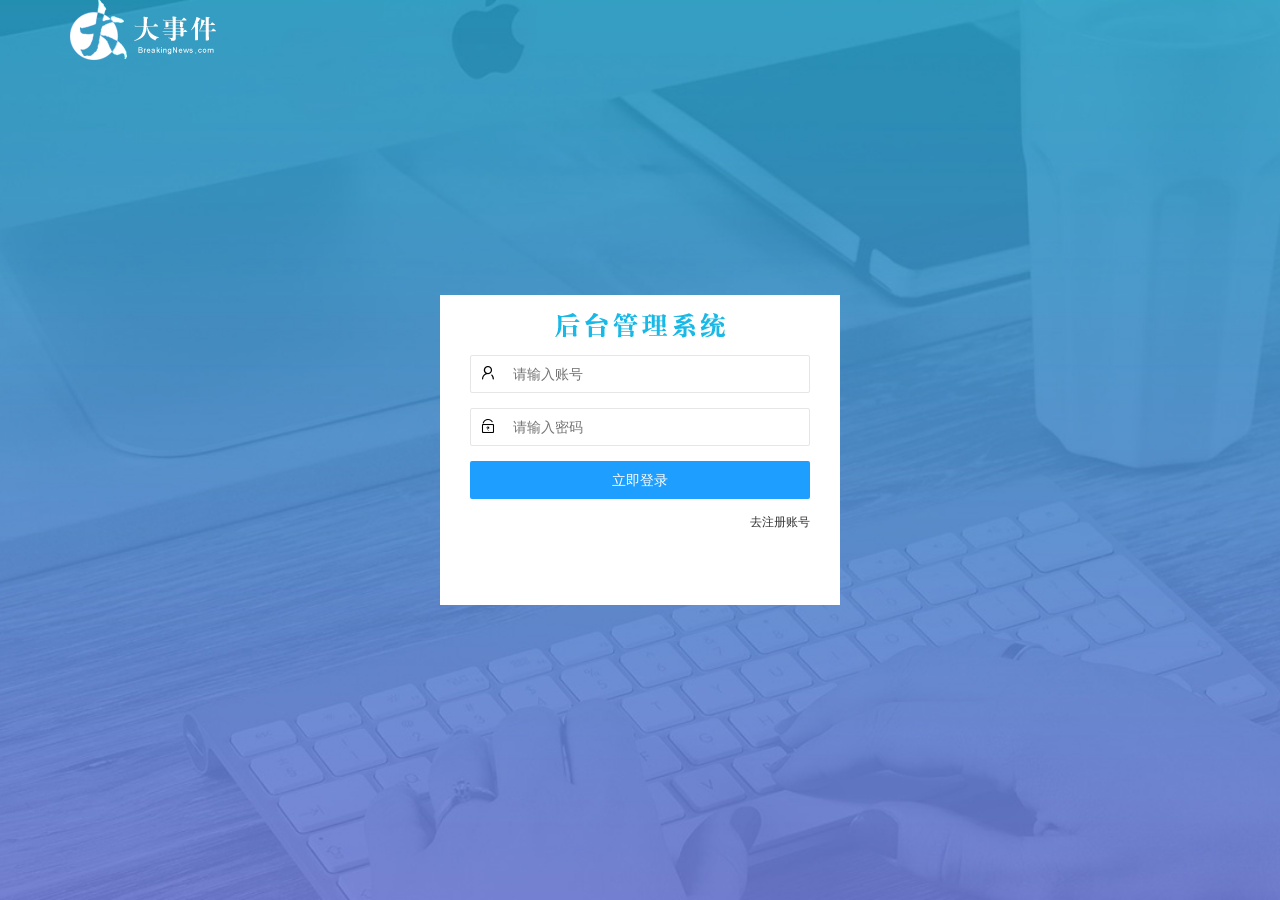
<file: login.html>
<!DOCTYPE html>
<html lang="en">

<head>
    <meta charset="UTF-8">
    <meta name="viewport" content="width=device-width, initial-scale=1.0">
    <title>大事件-登录/注册</title>
    <link rel="stylesheet" href="/assets/lib/layui/css/layui.css">
    <link rel="stylesheet" href="/assets/css/login.css">

</head>

<body>
    <!-- 头部的 logo 区域 -->
    <div class="layui-main">
        <img src="/assets/images/logo.png" alt="">
    </div>
    <!-- 登录注册区域 -->
    <div class="loginAndRegBox">
        <div class="title-box"></div>
        <!-- 登录的div -->
        <div class="login-box">
            <form class="layui-form" id="form_login">
                <!-- 账号 -->
                <div class="layui-form-item">
                    <i class="layui-icon layui-icon-username"></i>
                    <input type="text" name="username" required lay-verify="required" placeholder="请输入账号"
                        autocomplete="off" class="layui-input">
                </div>
                <!-- 密码 -->
                <div class="layui-form-item">
                    <i class="layui-icon layui-icon-password"></i>
                    <input type="password" name="password" required lay-verify="required|pwd" placeholder="请输入密码"
                        autocomplete="off" class="layui-input">
                </div>
                <!-- 立即登录 -->
                <div class="layui-form-item ">
                    <button class="layui-btn layui-btn-normal layui-btn-fluid" lay-submit>立即登录</button>
                </div>
                <div class="layui-form-item links">
                    <a href="javascript:;" id="link_reg">去注册账号</a>
                </div>
            </form>
        </div>
        <!-- 注册的div -->
        <div class="reg-box">
            <form class="layui-form" id="form_reg">
                <!-- 用户名 -->
                <div class="layui-form-item">
                    <i class="layui-icon layui-icon-username"></i>
                    <input type="text" name="username" required lay-verify="required" placeholder="请输入账号"
                        autocomplete="off" class="layui-input">
                </div>
                <!-- 密码 -->
                <div class="layui-form-item">
                    <i class="layui-icon layui-icon-password"></i>
                    <input type="password" name="password" required lay-verify="required|pwd" placeholder="请输入密码"
                        autocomplete="off" class="layui-input">
                </div>
                <!-- 再次确认密码 -->
                <div class="layui-form-item">
                    <i class="layui-icon layui-icon-password"></i>
                    <input type="password" name="repassword" required lay-verify="required|pwd|repwd"
                        placeholder="请再次输入密码" autocomplete="off" class="layui-input">
                </div>
                <!-- 立即登录 -->
                <div class="layui-form-item ">
                    <button class="layui-btn layui-btn-normal layui-btn-fluid" lay-submit>立即注册</button>
                </div>
                <div class="layui-form-item links">
                    <a href="javascript:;" id="link_login">去登录</a>
                </div>
            </form>
        </div>
    </div>
    <!-- 导入layUI的js文件 -->
    <script src="/assets/lib/layui/layui.all.js"></script>
    <!-- 导入JQuery -->
    <script src="/assets/lib/jquery.js"></script>
    <!-- 导入自己的login.js -->
    <script src="/assets/js/login.js"></script>
    <!-- 导入 自己的封装 baseAPI.js -->
    <script src="/assets/js/baseAPI.js"></script>
</body>

</html>
</file>
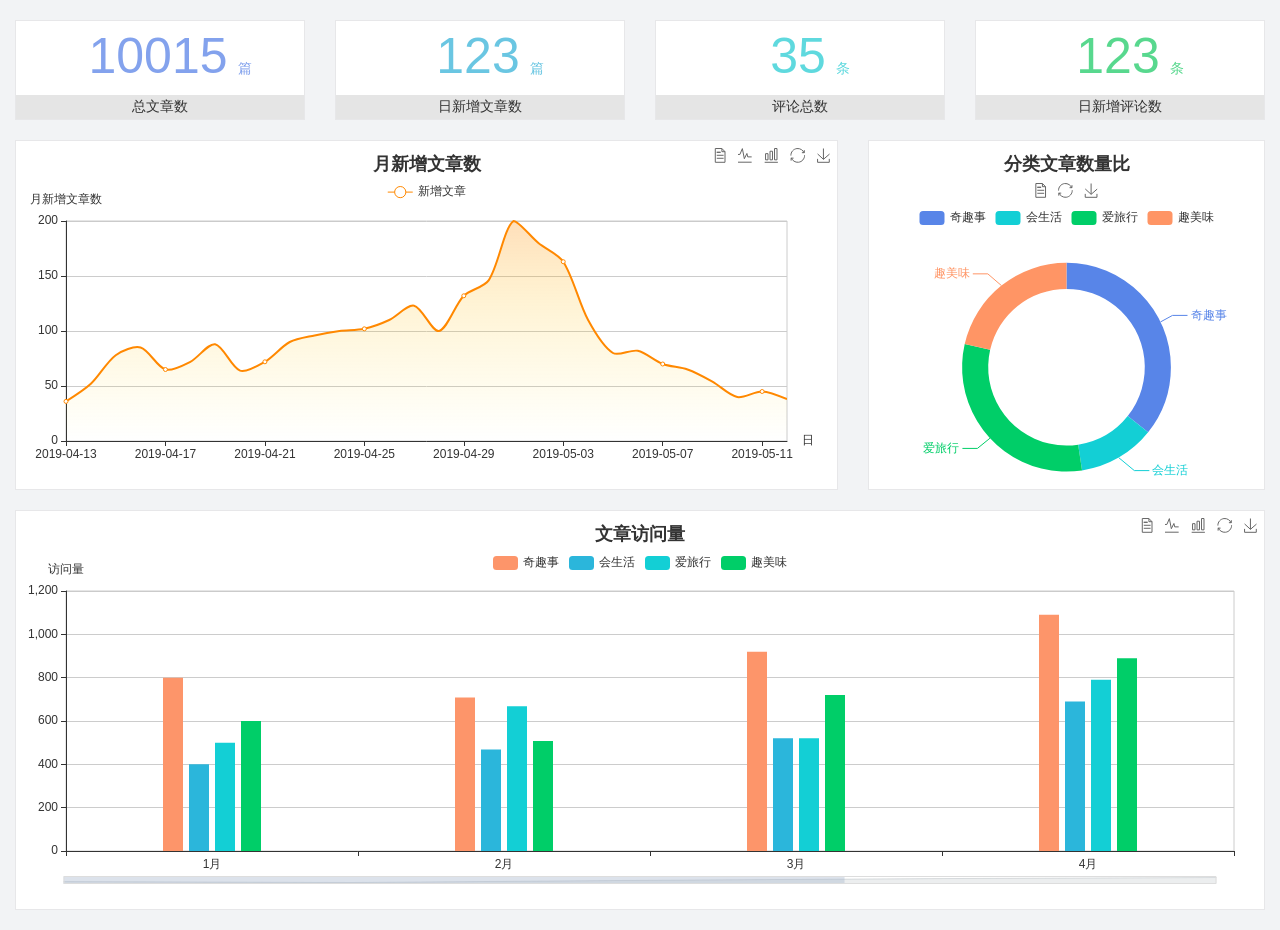
<file: home/dashboard.html>
<!DOCTYPE html>
<html lang="en">

<head>
  <meta charset="UTF-8">
  <meta name="viewport" content="width=device-width, initial-scale=1.0">
  <meta http-equiv="X-UA-Compatible" content="ie=edge">
  <title>图表统计</title>
  <link rel="stylesheet" href="../../assets/lib/bootstrap.css" />
  <link rel="stylesheet" href="../../assets/lib/main.css" />
  <script src="../../assets/lib/jquery.js"></script>
  <script type="text/javascript" src="../../assets/lib/echarts.min.js"></script>
</head>

<body>
  <div class="container-fluid">
    <div class="row spannel_list">
      <div class="col-sm-3 col-xs-6">
        <div class="spannel">
          <em>10015</em><span>篇</span>
          <b>总文章数</b>
        </div>
      </div>
      <div class="col-sm-3 col-xs-6">
        <div class="spannel scolor01">
          <em>123</em><span>篇</span>
          <b>日新增文章数</b>
        </div>
      </div>
      <div class="col-sm-3 col-xs-6">
        <div class="spannel scolor02">
          <em>35</em><span>条</span>
          <b>评论总数</b>
        </div>
      </div>
      <div class="col-sm-3 col-xs-6">
        <div class="spannel scolor03">
          <em>123</em><span>条</span>
          <b>日新增评论数</b>
        </div>
      </div>
    </div>
  </div>

  <div class="container-fluid">
    <div class="row curve-pie">
      <div class="col-lg-8 col-md-8">
        <div class="gragh_pannel" id="curve_show"></div>
      </div>
      <div class="col-lg-4 col-md-4">
        <div class="gragh_pannel" id="pie_show"></div>
      </div>
    </div>
  </div>

  <div class="container-fluid">
    <div class="column_pannel" id="column_show"></div>
  </div>

  <script>
    var oChart = echarts.init(document.getElementById('curve_show'));
    var aList_all = [
      { 'count': 36, 'date': '2019-04-13' },
      { 'count': 52, 'date': '2019-04-14' },
      { 'count': 78, 'date': '2019-04-15' },
      { 'count': 85, 'date': '2019-04-16' },
      { 'count': 65, 'date': '2019-04-17' },
      { 'count': 72, 'date': '2019-04-18' },
      { 'count': 88, 'date': '2019-04-19' },
      { 'count': 64, 'date': '2019-04-20' },
      { 'count': 72, 'date': '2019-04-21' },
      { 'count': 90, 'date': '2019-04-22' },
      { 'count': 96, 'date': '2019-04-23' },
      { 'count': 100, 'date': '2019-04-24' },
      { 'count': 102, 'date': '2019-04-25' },
      { 'count': 110, 'date': '2019-04-26' },
      { 'count': 123, 'date': '2019-04-27' },
      { 'count': 100, 'date': '2019-04-28' },
      { 'count': 132, 'date': '2019-04-29' },
      { 'count': 146, 'date': '2019-04-30' },
      { 'count': 200, 'date': '2019-05-01' },
      { 'count': 180, 'date': '2019-05-02' },
      { 'count': 163, 'date': '2019-05-03' },
      { 'count': 110, 'date': '2019-05-04' },
      { 'count': 80, 'date': '2019-05-05' },
      { 'count': 82, 'date': '2019-05-06' },
      { 'count': 70, 'date': '2019-05-07' },
      { 'count': 65, 'date': '2019-05-08' },
      { 'count': 54, 'date': '2019-05-09' },
      { 'count': 40, 'date': '2019-05-10' },
      { 'count': 45, 'date': '2019-05-11' },
      { 'count': 38, 'date': '2019-05-12' },
    ];

    let aCount = [];
    let aDate = [];

    for (var i = 0; i < aList_all.length; i++) {
      aCount.push(aList_all[i].count);
      aDate.push(aList_all[i].date);
    }

    var chartopt = {
      title: {
        text: '月新增文章数',
        left: 'center',
        top: '10'
      },
      tooltip: {
        trigger: 'axis'
      },
      legend: {
        data: ['新增文章'],
        top: '40'
      },
      toolbox: {
        show: true,
        feature: {
          mark: { show: true },
          dataView: { show: true, readOnly: false },
          magicType: { show: true, type: ['line', 'bar'] },
          restore: { show: true },
          saveAsImage: { show: true }
        }
      },
      calculable: true,
      xAxis: [
        {
          name: '日',
          type: 'category',
          boundaryGap: false,
          data: aDate
        }
      ],
      yAxis: [
        {
          name: '月新增文章数',
          type: 'value'
        }
      ],
      series: [
        {
          name: '新增文章',
          type: 'line',
          smooth: true,
          itemStyle: { normal: { areaStyle: { type: 'default' }, color: '#f80' }, lineStyle: { color: '#f80' } },
          data: aCount
        }],
      areaStyle: {
        normal: {
          color: new echarts.graphic.LinearGradient(0, 0, 0, 1, [{
            offset: 0,
            color: 'rgba(255,136,0,0.39)'
          }, {
            offset: .34,
            color: 'rgba(255,180,0,0.25)'
          }, {
            offset: 1,
            color: 'rgba(255,222,0,0.00)'
          }])

        }
      },
      grid: {
        show: true,
        x: 50,
        x2: 50,
        y: 80,
        height: 220
      }
    };

    oChart.setOption(chartopt);


    var oPie = echarts.init(document.getElementById('pie_show'));
    var oPieopt =
    {
      title: {
        top: 10,
        text: '分类文章数量比',
        x: 'center'
      },
      tooltip: {
        trigger: 'item',
        formatter: "{a} <br/>{b} : {c} ({d}%)"
      },
      color: ['#5885e8', '#13cfd5', '#00ce68', '#ff9565'],
      legend: {
        x: 'center',
        top: 65,
        data: ['奇趣事', '会生活', '爱旅行', '趣美味']
      },
      toolbox: {
        show: true,
        x: 'center',
        top: 35,
        feature: {
          mark: { show: true },
          dataView: { show: true, readOnly: false },
          magicType: {
            show: true,
            type: ['pie', 'funnel'],
            option: {
              funnel: {
                x: '25%',
                width: '50%',
                funnelAlign: 'left',
                max: 1548
              }
            }
          },
          restore: { show: true },
          saveAsImage: { show: true }
        }
      },
      calculable: true,
      series: [
        {
          name: '访问来源',
          type: 'pie',
          radius: ['45%', '60%'],
          center: ['50%', '65%'],
          data: [
            { value: 300, name: '奇趣事' },
            { value: 100, name: '会生活' },
            { value: 260, name: '爱旅行' },
            { value: 180, name: '趣美味' }
          ]
        }
      ]
    };
    oPie.setOption(oPieopt);



    var oColumn = this.echarts.init(document.getElementById('column_show'));
    var oColumnopt =
    {
      title: {
        text: '文章访问量',
        left: 'center',
        top: '10'
      },
      tooltip: {
        trigger: 'axis'
      },
      legend: {
        data: ['奇趣事', '会生活', '爱旅行', '趣美味'],
        top: '40'
      },
      toolbox: {
        show: true,
        feature: {
          mark: { show: true },
          dataView: { show: true, readOnly: false },
          magicType: { show: true, type: ['line', 'bar'] },
          restore: { show: true },
          saveAsImage: { show: true }
        }
      },
      calculable: true,
      xAxis: [
        {
          type: 'category',
          data: ['1月', '2月', '3月', '4月', '5月']
        }
      ],
      yAxis: [
        {
          name: '访问量',
          type: 'value'
        }
      ],
      series: [
        {
          name: '奇趣事',
          type: 'bar',
          barWidth: 20,
          itemStyle: {
            normal: { areaStyle: { type: 'default' }, color: '#fd956a' }
          },
          data: [800, 708, 920, 1090, 1200]
        },
        {
          name: '会生活',
          type: 'bar',
          barWidth: 20,
          itemStyle: {
            normal: { areaStyle: { type: 'default' }, color: '#2bb6db' }
          },
          data: [400, 468, 520, 690, 800]
        },
        {
          name: '爱旅行',
          type: 'bar',
          barWidth: 20,
          itemStyle: {
            normal: { areaStyle: { type: 'default' }, color: '#13cfd5' }
          },
          data: [500, 668, 520, 790, 900]
        },
        {
          name: '趣美味',
          type: 'bar',
          barWidth: 20,
          itemStyle: {
            normal: { areaStyle: { type: 'default' }, color: '#00ce68' }
          },
          data: [600, 508, 720, 890, 1000]
        }
      ],
      grid: {
        show: true,
        x: 50,
        x2: 30,
        y: 80,
        height: 260
      },
      dataZoom: [//给x轴设置滚动条
        {
          start: 0,//默认为0
          end: 100 - 1000 / 31,//默认为100
          type: 'slider',
          show: true,
          xAxisIndex: [0],
          handleSize: 0,//滑动条的 左右2个滑动条的大小
          height: 8,//组件高度
          left: 45, //左边的距离
          right: 50,//右边的距离
          bottom: 26,//右边的距离
          handleColor: '#ddd',//h滑动图标的颜色
          handleStyle: {
            borderColor: "#cacaca",
            borderWidth: "1",
            shadowBlur: 2,
            background: "#ddd",
            shadowColor: "#ddd",
          }
        }]
    };
    oColumn.setOption(oColumnopt);
  </script>
</body>

</html>
</file>
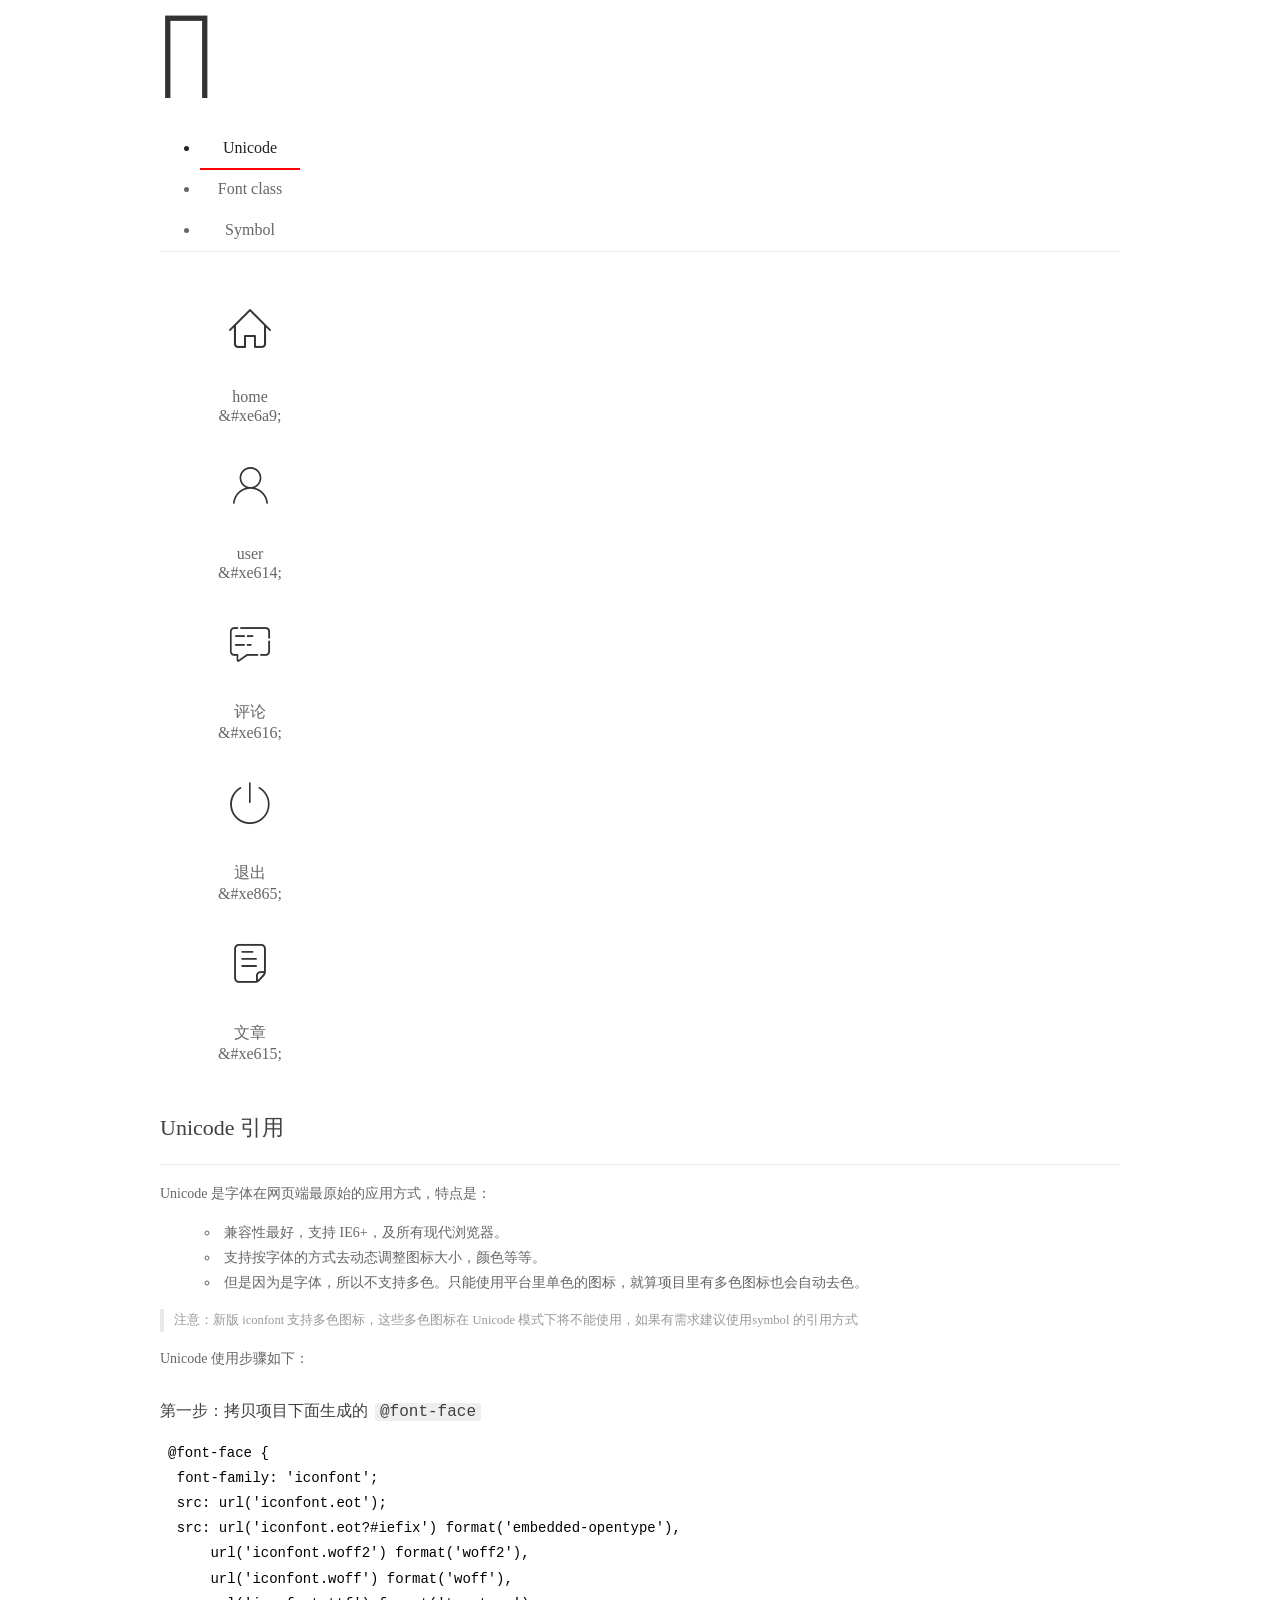
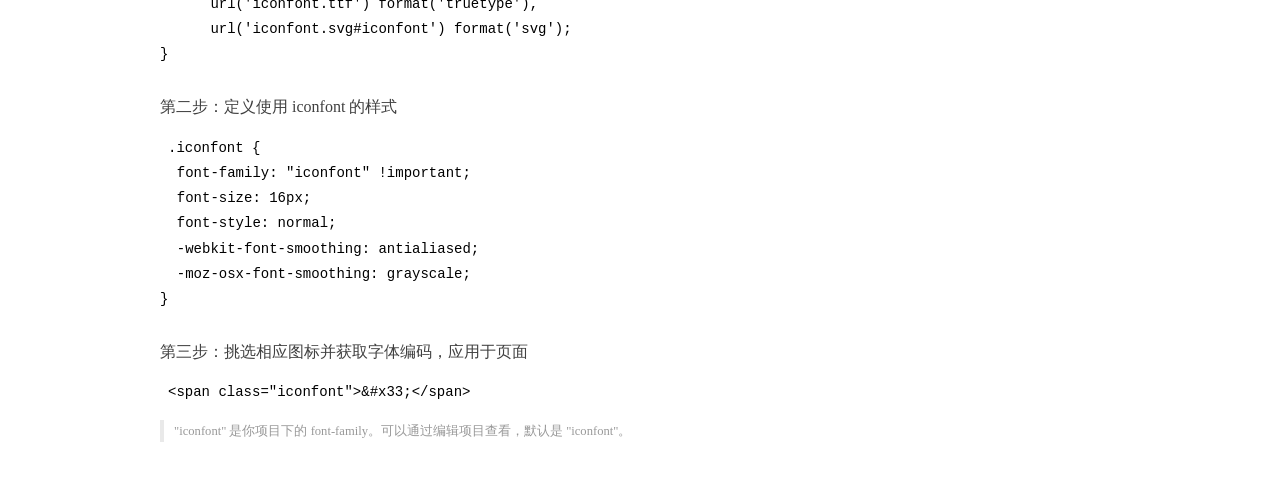
<file: assets/fonts/demo_index.html>
<!DOCTYPE html>
<html>
<head>
  <meta charset="utf-8"/>
  <title>IconFont Demo</title>
  <link rel="shortcut icon" href="https://gtms04.alicdn.com/tps/i4/TB1_oz6GVXXXXaFXpXXJDFnIXXX-64-64.ico" type="image/x-icon"/>
  <link rel="stylesheet" href="https://g.alicdn.com/thx/cube/1.3.2/cube.min.css">
  <link rel="stylesheet" href="demo.css">
  <link rel="stylesheet" href="iconfont.css">
  <script src="iconfont.js"></script>
  <!-- jQuery -->
  <script src="https://a1.alicdn.com/oss/uploads/2018/12/26/7bfddb60-08e8-11e9-9b04-53e73bb6408b.js"></script>
  <!-- 代码高亮 -->
  <script src="https://a1.alicdn.com/oss/uploads/2018/12/26/a3f714d0-08e6-11e9-8a15-ebf944d7534c.js"></script>
</head>
<body>
  <div class="main">
    <h1 class="logo"><a href="https://www.iconfont.cn/" title="iconfont 首页" target="_blank">&#xe86b;</a></h1>
    <div class="nav-tabs">
      <ul id="tabs" class="dib-box">
        <li class="dib active"><span>Unicode</span></li>
        <li class="dib"><span>Font class</span></li>
        <li class="dib"><span>Symbol</span></li>
      </ul>
      
    </div>
    <div class="tab-container">
      <div class="content unicode" style="display: block;">
          <ul class="icon_lists dib-box">
          
            <li class="dib">
              <span class="icon iconfont">&#xe6a9;</span>
                <div class="name">home</div>
                <div class="code-name">&amp;#xe6a9;</div>
              </li>
          
            <li class="dib">
              <span class="icon iconfont">&#xe614;</span>
                <div class="name">user</div>
                <div class="code-name">&amp;#xe614;</div>
              </li>
          
            <li class="dib">
              <span class="icon iconfont">&#xe616;</span>
                <div class="name">评论</div>
                <div class="code-name">&amp;#xe616;</div>
              </li>
          
            <li class="dib">
              <span class="icon iconfont">&#xe865;</span>
                <div class="name">退出</div>
                <div class="code-name">&amp;#xe865;</div>
              </li>
          
            <li class="dib">
              <span class="icon iconfont">&#xe615;</span>
                <div class="name">文章</div>
                <div class="code-name">&amp;#xe615;</div>
              </li>
          
          </ul>
          <div class="article markdown">
          <h2 id="unicode-">Unicode 引用</h2>
          <hr>

          <p>Unicode 是字体在网页端最原始的应用方式，特点是：</p>
          <ul>
            <li>兼容性最好，支持 IE6+，及所有现代浏览器。</li>
            <li>支持按字体的方式去动态调整图标大小，颜色等等。</li>
            <li>但是因为是字体，所以不支持多色。只能使用平台里单色的图标，就算项目里有多色图标也会自动去色。</li>
          </ul>
          <blockquote>
            <p>注意：新版 iconfont 支持多色图标，这些多色图标在 Unicode 模式下将不能使用，如果有需求建议使用symbol 的引用方式</p>
          </blockquote>
          <p>Unicode 使用步骤如下：</p>
          <h3 id="-font-face">第一步：拷贝项目下面生成的 <code>@font-face</code></h3>
<pre><code class="language-css"
>@font-face {
  font-family: 'iconfont';
  src: url('iconfont.eot');
  src: url('iconfont.eot?#iefix') format('embedded-opentype'),
      url('iconfont.woff2') format('woff2'),
      url('iconfont.woff') format('woff'),
      url('iconfont.ttf') format('truetype'),
      url('iconfont.svg#iconfont') format('svg');
}
</code></pre>
          <h3 id="-iconfont-">第二步：定义使用 iconfont 的样式</h3>
<pre><code class="language-css"
>.iconfont {
  font-family: "iconfont" !important;
  font-size: 16px;
  font-style: normal;
  -webkit-font-smoothing: antialiased;
  -moz-osx-font-smoothing: grayscale;
}
</code></pre>
          <h3 id="-">第三步：挑选相应图标并获取字体编码，应用于页面</h3>
<pre>
<code class="language-html"
>&lt;span class="iconfont"&gt;&amp;#x33;&lt;/span&gt;
</code></pre>
          <blockquote>
            <p>"iconfont" 是你项目下的 font-family。可以通过编辑项目查看，默认是 "iconfont"。</p>
          </blockquote>
          </div>
      </div>
      <div class="content font-class">
        <ul class="icon_lists dib-box">
          
          <li class="dib">
            <span class="icon iconfont icon-home"></span>
            <div class="name">
              home
            </div>
            <div class="code-name">.icon-home
            </div>
          </li>
          
          <li class="dib">
            <span class="icon iconfont icon-user"></span>
            <div class="name">
              user
            </div>
            <div class="code-name">.icon-user
            </div>
          </li>
          
          <li class="dib">
            <span class="icon iconfont icon-pinglun"></span>
            <div class="name">
              评论
            </div>
            <div class="code-name">.icon-pinglun
            </div>
          </li>
          
          <li class="dib">
            <span class="icon iconfont icon-tuichu"></span>
            <div class="name">
              退出
            </div>
            <div class="code-name">.icon-tuichu
            </div>
          </li>
          
          <li class="dib">
            <span class="icon iconfont icon-16"></span>
            <div class="name">
              文章
            </div>
            <div class="code-name">.icon-16
            </div>
          </li>
          
        </ul>
        <div class="article markdown">
        <h2 id="font-class-">font-class 引用</h2>
        <hr>

        <p>font-class 是 Unicode 使用方式的一种变种，主要是解决 Unicode 书写不直观，语意不明确的问题。</p>
        <p>与 Unicode 使用方式相比，具有如下特点：</p>
        <ul>
          <li>兼容性良好，支持 IE8+，及所有现代浏览器。</li>
          <li>相比于 Unicode 语意明确，书写更直观。可以很容易分辨这个 icon 是什么。</li>
          <li>因为使用 class 来定义图标，所以当要替换图标时，只需要修改 class 里面的 Unicode 引用。</li>
          <li>不过因为本质上还是使用的字体，所以多色图标还是不支持的。</li>
        </ul>
        <p>使用步骤如下：</p>
        <h3 id="-fontclass-">第一步：引入项目下面生成的 fontclass 代码：</h3>
<pre><code class="language-html">&lt;link rel="stylesheet" href="./iconfont.css"&gt;
</code></pre>
        <h3 id="-">第二步：挑选相应图标并获取类名，应用于页面：</h3>
<pre><code class="language-html">&lt;span class="iconfont icon-xxx"&gt;&lt;/span&gt;
</code></pre>
        <blockquote>
          <p>"
            iconfont" 是你项目下的 font-family。可以通过编辑项目查看，默认是 "iconfont"。</p>
        </blockquote>
      </div>
      </div>
      <div class="content symbol">
          <ul class="icon_lists dib-box">
          
            <li class="dib">
                <svg class="icon svg-icon" aria-hidden="true">
                  <use xlink:href="#icon-home"></use>
                </svg>
                <div class="name">home</div>
                <div class="code-name">#icon-home</div>
            </li>
          
            <li class="dib">
                <svg class="icon svg-icon" aria-hidden="true">
                  <use xlink:href="#icon-user"></use>
                </svg>
                <div class="name">user</div>
                <div class="code-name">#icon-user</div>
            </li>
          
            <li class="dib">
                <svg class="icon svg-icon" aria-hidden="true">
                  <use xlink:href="#icon-pinglun"></use>
                </svg>
                <div class="name">评论</div>
                <div class="code-name">#icon-pinglun</div>
            </li>
          
            <li class="dib">
                <svg class="icon svg-icon" aria-hidden="true">
                  <use xlink:href="#icon-tuichu"></use>
                </svg>
                <div class="name">退出</div>
                <div class="code-name">#icon-tuichu</div>
            </li>
          
            <li class="dib">
                <svg class="icon svg-icon" aria-hidden="true">
                  <use xlink:href="#icon-16"></use>
                </svg>
                <div class="name">文章</div>
                <div class="code-name">#icon-16</div>
            </li>
          
          </ul>
          <div class="article markdown">
          <h2 id="symbol-">Symbol 引用</h2>
          <hr>

          <p>这是一种全新的使用方式，应该说这才是未来的主流，也是平台目前推荐的用法。相关介绍可以参考这篇<a href="">文章</a>
            这种用法其实是做了一个 SVG 的集合，与另外两种相比具有如下特点：</p>
          <ul>
            <li>支持多色图标了，不再受单色限制。</li>
            <li>通过一些技巧，支持像字体那样，通过 <code>font-size</code>, <code>color</code> 来调整样式。</li>
            <li>兼容性较差，支持 IE9+，及现代浏览器。</li>
            <li>浏览器渲染 SVG 的性能一般，还不如 png。</li>
          </ul>
          <p>使用步骤如下：</p>
          <h3 id="-symbol-">第一步：引入项目下面生成的 symbol 代码：</h3>
<pre><code class="language-html">&lt;script src="./iconfont.js"&gt;&lt;/script&gt;
</code></pre>
          <h3 id="-css-">第二步：加入通用 CSS 代码（引入一次就行）：</h3>
<pre><code class="language-html">&lt;style&gt;
.icon {
  width: 1em;
  height: 1em;
  vertical-align: -0.15em;
  fill: currentColor;
  overflow: hidden;
}
&lt;/style&gt;
</code></pre>
          <h3 id="-">第三步：挑选相应图标并获取类名，应用于页面：</h3>
<pre><code class="language-html">&lt;svg class="icon" aria-hidden="true"&gt;
  &lt;use xlink:href="#icon-xxx"&gt;&lt;/use&gt;
&lt;/svg&gt;
</code></pre>
          </div>
      </div>

    </div>
  </div>
  <script>
  $(document).ready(function () {
      $('.tab-container .content:first').show()

      $('#tabs li').click(function (e) {
        var tabContent = $('.tab-container .content')
        var index = $(this).index()

        if ($(this).hasClass('active')) {
          return
        } else {
          $('#tabs li').removeClass('active')
          $(this).addClass('active')

          tabContent.hide().eq(index).fadeIn()
        }
      })
    })
  </script>
</body>
</html>
</file>
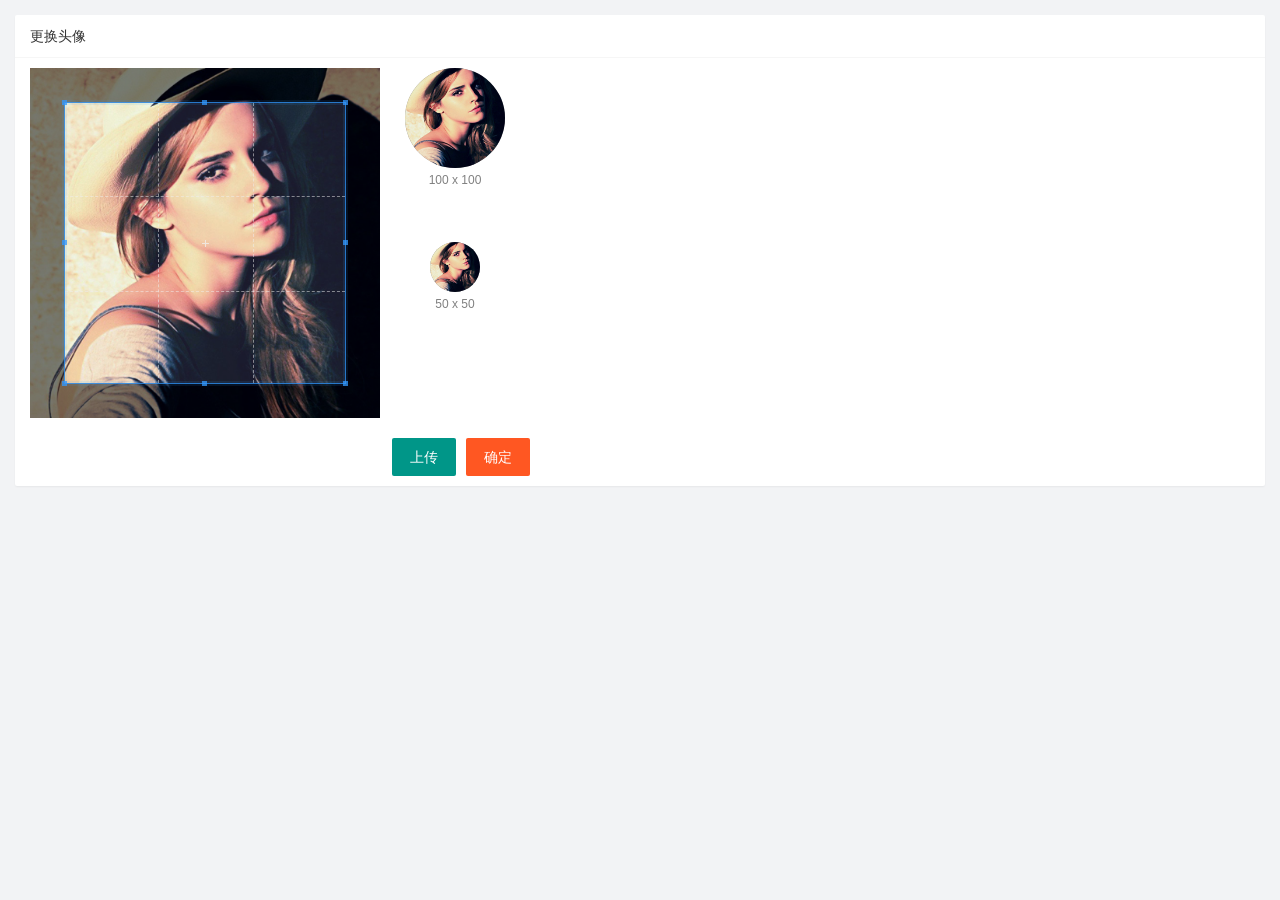
<file: assets/uesers/user_avatar.html>
<!DOCTYPE html>
<html lang="en">

<head>
    <meta charset="UTF-8">
    <meta name="viewport" content="width=device-width, initial-scale=1.0">
    <title>Document</title>
    <link rel="stylesheet" href="/assets/lib/layui/css/layui.css">
    <link rel="stylesheet" href="/assets/lib/cropper/cropper.css">
    <link rel="stylesheet" href="/assets/uesers/css/ueser_avator.css">
</head>

<body>
    <!-- 卡片区域 -->
    <div class="layui-card">
        <div class="layui-card-header">更换头像</div>
        <div class="layui-card-body">
            <!-- 第一行的图片裁剪和预览区域 -->
            <div class="row1">
                <!-- 图片裁剪区域 -->
                <div class="cropper-box">
                    <!-- 这个 img 标签很重要，将来会把它初始化为裁剪区域 -->
                    <img id="image" src="/assets/images/sample.jpg" />
                </div>
                <!-- 图片的预览区域 -->
                <div class="preview-box">
                    <div>
                        <!-- 宽高为 100px 的预览区域 -->
                        <div class="img-preview w100"></div>
                        <p class="size">100 x 100</p>
                    </div>
                    <div>
                        <!-- 宽高为 50px 的预览区域 -->
                        <div class="img-preview w50"></div>
                        <p class="size">50 x 50</p>
                    </div>
                </div>
            </div>

            <!-- 第二行的按钮区域 -->
            <div class="row2">
                <input type="file" id="file" accept="image/jpg,image/jpeg" />
                <button type="button" class="layui-btn" id="btnChooseImage">上传</button>
                <button type="button" class="layui-btn layui-btn-danger" id="btnUpload">确定</button>
            </div>
        </div>
    </div>

    <script src="/assets/lib/layui/layui.all.js"></script>
    <script src="/assets/lib/jquery.js"></script>
    <script src="/assets/lib/cropper/Cropper.js"></script>
    <script src="/assets/lib/cropper/jquery-cropper.js"></script>
    <script src="/assets/js/baseAPI.js"></script>
    <script src="/assets/uesers/js/user_avator.js"></script>
</body>

</html>
</file>
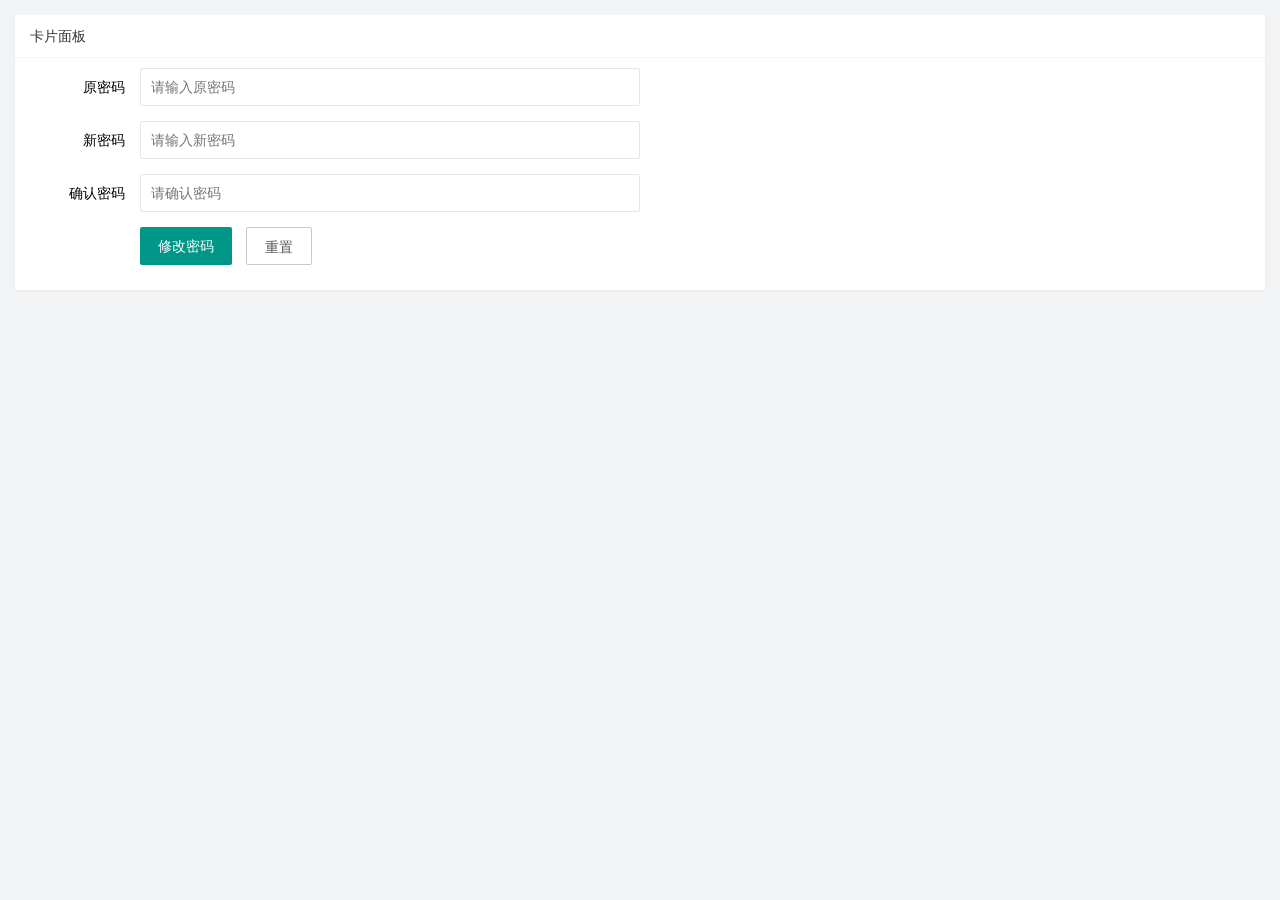
<file: assets/uesers/username_peward.html>
<!DOCTYPE html>
<html lang="en">

<head>
    <meta charset="UTF-8">
    <meta name="viewport" content="width=device-width, initial-scale=1.0">
    <title>Document</title>
    <link rel="stylesheet" href="/assets/lib/layui/css/layui.css">
    <link rel="stylesheet" href="/assets/uesers/css/username_peward.css">
</head>

<body>
    <div class="layui-card">
        <div class="layui-card-header">卡片面板</div>
        <div class="layui-card-body">
            <form class="layui-form" action="">
                <div class="layui-form-item">
                    <label class="layui-form-label">原密码</label>
                    <div class="layui-input-block">
                        <input type="password" name="oldPwd" required lay-verify="required|pwd" placeholder="请输入原密码"
                            autocomplete="off" class="layui-input">
                    </div>
                </div>
                <div class="layui-form-item">
                    <label class="layui-form-label">新密码</label>
                    <div class="layui-input-block">
                        <input type="password" name="newPwd" required lay-verify="required|pwd|samePwd"
                            placeholder="请输入新密码" autocomplete="off" class="layui-input">
                    </div>
                </div>
                <div class="layui-form-item">
                    <label class="layui-form-label">确认密码</label>
                    <div class="layui-input-block">
                        <input type="password" name="rePwd" required lay-verify="required|pwd|rePwd" placeholder="请确认密码"
                            autocomplete="off" class="layui-input">
                    </div>
                </div>
                <div class="layui-form-item">
                    <div class="layui-input-block">
                        <button class="layui-btn" lay-submit lay-filter="formDemo">修改密码</button>
                        <button type="reset" class="layui-btn layui-btn-primary">重置</button>
                    </div>
                </div>
            </form>
        </div>
    </div>
    <script src="/assets/lib/layui/layui.all.js"></script>
    <script src="/assets/lib/jquery.js"></script>
    <script src="/assets/js/baseAPI.js"></script>
    <script src="/assets/uesers/js/username_peward.js"></script>
</body>

</html>
</file>
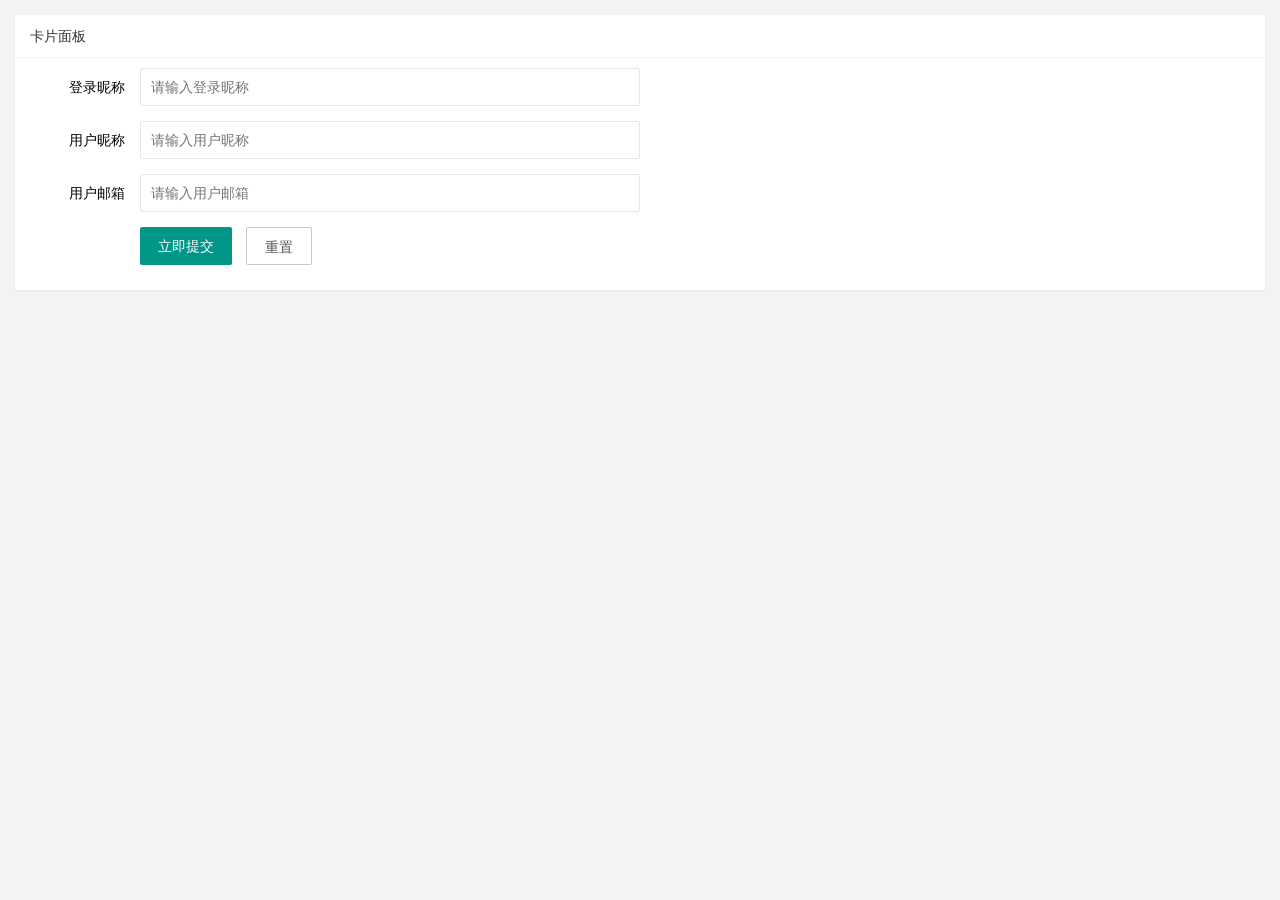
<file: assets/uesers/users.html>
<!DOCTYPE html>
<html lang="en">

<head>
    <meta charset="UTF-8">
    <meta name="viewport" content="width=device-width, initial-scale=1.0">
    <title>Document</title>
    <!-- 导入layui的样式 -->
    <link rel="stylesheet" href="/assets/lib/layui/css/layui.css">
    <!-- 导入自己的样式 -->
    <link rel="stylesheet" href="/assets/uesers/css/users.css">

</head>

<body>
    <!-- 卡品区域 -->
    <div class="layui-card">
        <div class="layui-card-header">卡片面板</div>
        <div class="layui-card-body">
            <form class="layui-form" lay-filter="formUserInfo">
                <!-- 这是隐藏域 -->
                <input type="hidden" name="id" value="" />
                <div class="layui-form-item">
                    <label class="layui-form-label">登录昵称</label>
                    <div class="layui-input-block">
                        <input type="text" name="username" required lay-verify="required" placeholder="请输入登录昵称"
                            autocomplete="off" class="layui-input" readonly>
                    </div>
                </div>
                <div class="layui-form-item">
                    <label class="layui-form-label">用户昵称</label>
                    <div class="layui-input-block">
                        <input type="text" name="nickname" required lay-verify="required|nickname" placeholder="请输入用户昵称"
                            autocomplete="off" class="layui-input">
                    </div>
                </div>
                <div class="layui-form-item">
                    <label class="layui-form-label">用户邮箱</label>
                    <div class="layui-input-block">
                        <input type="text" name="email" required lay-verify="required|email" placeholder="请输入用户邮箱"
                            autocomplete="off" class="layui-input">
                    </div>
                </div>
                <div class="layui-form-item">
                    <div class="layui-input-block">
                        <button class="layui-btn" lay-submit lay-filter="formDemo">立即提交</button>
                        <button type="reset" class="layui-btn layui-btn-primary" id="btnReset">重置</button>
                    </div>
                </div>
            </form>
        </div>
    </div>

    <!-- 导入layui的js -->
    <script src="/assets/lib/layui/layui.all.js"></script>
    <!-- 导入jQuery.js -->
    <script src="/assets/lib/jquery.js"></script>
    <!-- 拼接连接 -->
    <script src="/assets/js/baseAPI.js"></script>
    <!-- 导入本页的js -->
    <script src="/assets/uesers/js/users_info.js"></script>
</body>

</html>
</file>
<file: assets/lib/layui/css/layui.css>
/** layui-v2.5.5 MIT License By https://www.layui.com */
 .layui-inline,img{display:inline-block;vertical-align:middle}h1,h2,h3,h4,h5,h6{font-weight:400}.layui-edge,.layui-header,.layui-inline,.layui-main{position:relative}.layui-body,.layui-edge,.layui-elip{overflow:hidden}.layui-btn,.layui-edge,.layui-inline,img{vertical-align:middle}.layui-btn,.layui-disabled,.layui-icon,.layui-unselect{-moz-user-select:none;-webkit-user-select:none;-ms-user-select:none}.layui-elip,.layui-form-checkbox span,.layui-form-pane .layui-form-label{text-overflow:ellipsis;white-space:nowrap}.layui-breadcrumb,.layui-tree-btnGroup{visibility:hidden}blockquote,body,button,dd,div,dl,dt,form,h1,h2,h3,h4,h5,h6,input,li,ol,p,pre,td,textarea,th,ul{margin:0;padding:0;-webkit-tap-highlight-color:rgba(0,0,0,0)}a:active,a:hover{outline:0}img{border:none}li{list-style:none}table{border-collapse:collapse;border-spacing:0}h4,h5,h6{font-size:100%}button,input,optgroup,option,select,textarea{font-family:inherit;font-size:inherit;font-style:inherit;font-weight:inherit;outline:0}pre{white-space:pre-wrap;white-space:-moz-pre-wrap;white-space:-pre-wrap;white-space:-o-pre-wrap;word-wrap:break-word}body{line-height:24px;font:14px Helvetica Neue,Helvetica,PingFang SC,Tahoma,Arial,sans-serif}hr{height:1px;margin:10px 0;border:0;clear:both}a{color:#333;text-decoration:none}a:hover{color:#777}a cite{font-style:normal;*cursor:pointer}.layui-border-box,.layui-border-box *{box-sizing:border-box}.layui-box,.layui-box *{box-sizing:content-box}.layui-clear{clear:both;*zoom:1}.layui-clear:after{content:'\20';clear:both;*zoom:1;display:block;height:0}.layui-inline{*display:inline;*zoom:1}.layui-edge{display:inline-block;width:0;height:0;border-width:6px;border-style:dashed;border-color:transparent}.layui-edge-top{top:-4px;border-bottom-color:#999;border-bottom-style:solid}.layui-edge-right{border-left-color:#999;border-left-style:solid}.layui-edge-bottom{top:2px;border-top-color:#999;border-top-style:solid}.layui-edge-left{border-right-color:#999;border-right-style:solid}.layui-disabled,.layui-disabled:hover{color:#d2d2d2!important;cursor:not-allowed!important}.layui-circle{border-radius:100%}.layui-show{display:block!important}.layui-hide{display:none!important}@font-face{font-family:layui-icon;src:url(../font/iconfont.eot?v=250);src:url(../font/iconfont.eot?v=250#iefix) format('embedded-opentype'),url(../font/iconfont.woff2?v=250) format('woff2'),url(../font/iconfont.woff?v=250) format('woff'),url(../font/iconfont.ttf?v=250) format('truetype'),url(../font/iconfont.svg?v=250#layui-icon) format('svg')}.layui-icon{font-family:layui-icon!important;font-size:16px;font-style:normal;-webkit-font-smoothing:antialiased;-moz-osx-font-smoothing:grayscale}.layui-icon-reply-fill:before{content:"\e611"}.layui-icon-set-fill:before{content:"\e614"}.layui-icon-menu-fill:before{content:"\e60f"}.layui-icon-search:before{content:"\e615"}.layui-icon-share:before{content:"\e641"}.layui-icon-set-sm:before{content:"\e620"}.layui-icon-engine:before{content:"\e628"}.layui-icon-close:before{content:"\1006"}.layui-icon-close-fill:before{content:"\1007"}.layui-icon-chart-screen:before{content:"\e629"}.layui-icon-star:before{content:"\e600"}.layui-icon-circle-dot:before{content:"\e617"}.layui-icon-chat:before{content:"\e606"}.layui-icon-release:before{content:"\e609"}.layui-icon-list:before{content:"\e60a"}.layui-icon-chart:before{content:"\e62c"}.layui-icon-ok-circle:before{content:"\1005"}.layui-icon-layim-theme:before{content:"\e61b"}.layui-icon-table:before{content:"\e62d"}.layui-icon-right:before{content:"\e602"}.layui-icon-left:before{content:"\e603"}.layui-icon-cart-simple:before{content:"\e698"}.layui-icon-face-cry:before{content:"\e69c"}.layui-icon-face-smile:before{content:"\e6af"}.layui-icon-survey:before{content:"\e6b2"}.layui-icon-tree:before{content:"\e62e"}.layui-icon-upload-circle:before{content:"\e62f"}.layui-icon-add-circle:before{content:"\e61f"}.layui-icon-download-circle:before{content:"\e601"}.layui-icon-templeate-1:before{content:"\e630"}.layui-icon-util:before{content:"\e631"}.layui-icon-face-surprised:before{content:"\e664"}.layui-icon-edit:before{content:"\e642"}.layui-icon-speaker:before{content:"\e645"}.layui-icon-down:before{content:"\e61a"}.layui-icon-file:before{content:"\e621"}.layui-icon-layouts:before{content:"\e632"}.layui-icon-rate-half:before{content:"\e6c9"}.layui-icon-add-circle-fine:before{content:"\e608"}.layui-icon-prev-circle:before{content:"\e633"}.layui-icon-read:before{content:"\e705"}.layui-icon-404:before{content:"\e61c"}.layui-icon-carousel:before{content:"\e634"}.layui-icon-help:before{content:"\e607"}.layui-icon-code-circle:before{content:"\e635"}.layui-icon-water:before{content:"\e636"}.layui-icon-username:before{content:"\e66f"}.layui-icon-find-fill:before{content:"\e670"}.layui-icon-about:before{content:"\e60b"}.layui-icon-location:before{content:"\e715"}.layui-icon-up:before{content:"\e619"}.layui-icon-pause:before{content:"\e651"}.layui-icon-date:before{content:"\e637"}.layui-icon-layim-uploadfile:before{content:"\e61d"}.layui-icon-delete:before{content:"\e640"}.layui-icon-play:before{content:"\e652"}.layui-icon-top:before{content:"\e604"}.layui-icon-friends:before{content:"\e612"}.layui-icon-refresh-3:before{content:"\e9aa"}.layui-icon-ok:before{content:"\e605"}.layui-icon-layer:before{content:"\e638"}.layui-icon-face-smile-fine:before{content:"\e60c"}.layui-icon-dollar:before{content:"\e659"}.layui-icon-group:before{content:"\e613"}.layui-icon-layim-download:before{content:"\e61e"}.layui-icon-picture-fine:before{content:"\e60d"}.layui-icon-link:before{content:"\e64c"}.layui-icon-diamond:before{content:"\e735"}.layui-icon-log:before{content:"\e60e"}.layui-icon-rate-solid:before{content:"\e67a"}.layui-icon-fonts-del:before{content:"\e64f"}.layui-icon-unlink:before{content:"\e64d"}.layui-icon-fonts-clear:before{content:"\e639"}.layui-icon-triangle-r:before{content:"\e623"}.layui-icon-circle:before{content:"\e63f"}.layui-icon-radio:before{content:"\e643"}.layui-icon-align-center:before{content:"\e647"}.layui-icon-align-right:before{content:"\e648"}.layui-icon-align-left:before{content:"\e649"}.layui-icon-loading-1:before{content:"\e63e"}.layui-icon-return:before{content:"\e65c"}.layui-icon-fonts-strong:before{content:"\e62b"}.layui-icon-upload:before{content:"\e67c"}.layui-icon-dialogue:before{content:"\e63a"}.layui-icon-video:before{content:"\e6ed"}.layui-icon-headset:before{content:"\e6fc"}.layui-icon-cellphone-fine:before{content:"\e63b"}.layui-icon-add-1:before{content:"\e654"}.layui-icon-face-smile-b:before{content:"\e650"}.layui-icon-fonts-html:before{content:"\e64b"}.layui-icon-form:before{content:"\e63c"}.layui-icon-cart:before{content:"\e657"}.layui-icon-camera-fill:before{content:"\e65d"}.layui-icon-tabs:before{content:"\e62a"}.layui-icon-fonts-code:before{content:"\e64e"}.layui-icon-fire:before{content:"\e756"}.layui-icon-set:before{content:"\e716"}.layui-icon-fonts-u:before{content:"\e646"}.layui-icon-triangle-d:before{content:"\e625"}.layui-icon-tips:before{content:"\e702"}.layui-icon-picture:before{content:"\e64a"}.layui-icon-more-vertical:before{content:"\e671"}.layui-icon-flag:before{content:"\e66c"}.layui-icon-loading:before{content:"\e63d"}.layui-icon-fonts-i:before{content:"\e644"}.layui-icon-refresh-1:before{content:"\e666"}.layui-icon-rmb:before{content:"\e65e"}.layui-icon-home:before{content:"\e68e"}.layui-icon-user:before{content:"\e770"}.layui-icon-notice:before{content:"\e667"}.layui-icon-login-weibo:before{content:"\e675"}.layui-icon-voice:before{content:"\e688"}.layui-icon-upload-drag:before{content:"\e681"}.layui-icon-login-qq:before{content:"\e676"}.layui-icon-snowflake:before{content:"\e6b1"}.layui-icon-file-b:before{content:"\e655"}.layui-icon-template:before{content:"\e663"}.layui-icon-auz:before{content:"\e672"}.layui-icon-console:before{content:"\e665"}.layui-icon-app:before{content:"\e653"}.layui-icon-prev:before{content:"\e65a"}.layui-icon-website:before{content:"\e7ae"}.layui-icon-next:before{content:"\e65b"}.layui-icon-component:before{content:"\e857"}.layui-icon-more:before{content:"\e65f"}.layui-icon-login-wechat:before{content:"\e677"}.layui-icon-shrink-right:before{content:"\e668"}.layui-icon-spread-left:before{content:"\e66b"}.layui-icon-camera:before{content:"\e660"}.layui-icon-note:before{content:"\e66e"}.layui-icon-refresh:before{content:"\e669"}.layui-icon-female:before{content:"\e661"}.layui-icon-male:before{content:"\e662"}.layui-icon-password:before{content:"\e673"}.layui-icon-senior:before{content:"\e674"}.layui-icon-theme:before{content:"\e66a"}.layui-icon-tread:before{content:"\e6c5"}.layui-icon-praise:before{content:"\e6c6"}.layui-icon-star-fill:before{content:"\e658"}.layui-icon-rate:before{content:"\e67b"}.layui-icon-template-1:before{content:"\e656"}.layui-icon-vercode:before{content:"\e679"}.layui-icon-cellphone:before{content:"\e678"}.layui-icon-screen-full:before{content:"\e622"}.layui-icon-screen-restore:before{content:"\e758"}.layui-icon-cols:before{content:"\e610"}.layui-icon-export:before{content:"\e67d"}.layui-icon-print:before{content:"\e66d"}.layui-icon-slider:before{content:"\e714"}.layui-icon-addition:before{content:"\e624"}.layui-icon-subtraction:before{content:"\e67e"}.layui-icon-service:before{content:"\e626"}.layui-icon-transfer:before{content:"\e691"}.layui-main{width:1140px;margin:0 auto}.layui-header{z-index:1000;height:60px}.layui-header a:hover{transition:all .5s;-webkit-transition:all .5s}.layui-side{position:fixed;left:0;top:0;bottom:0;z-index:999;width:200px;overflow-x:hidden}.layui-side-scroll{position:relative;width:220px;height:100%;overflow-x:hidden}.layui-body{position:absolute;left:200px;right:0;top:0;bottom:0;z-index:998;width:auto;overflow-y:auto;box-sizing:border-box}.layui-layout-body{overflow:hidden}.layui-layout-admin .layui-header{background-color:#23262E}.layui-layout-admin .layui-side{top:60px;width:200px;overflow-x:hidden}.layui-layout-admin .layui-body{position:fixed;top:60px;bottom:44px}.layui-layout-admin .layui-main{width:auto;margin:0 15px}.layui-layout-admin .layui-footer{position:fixed;left:200px;right:0;bottom:0;height:44px;line-height:44px;padding:0 15px;background-color:#eee}.layui-layout-admin .layui-logo{position:absolute;left:0;top:0;width:200px;height:100%;line-height:60px;text-align:center;color:#009688;font-size:16px}.layui-layout-admin .layui-header .layui-nav{background:0 0}.layui-layout-left{position:absolute!important;left:200px;top:0}.layui-layout-right{position:absolute!important;right:0;top:0}.layui-container{position:relative;margin:0 auto;padding:0 15px;box-sizing:border-box}.layui-fluid{position:relative;margin:0 auto;padding:0 15px}.layui-row:after,.layui-row:before{content:'';display:block;clear:both}.layui-col-lg1,.layui-col-lg10,.layui-col-lg11,.layui-col-lg12,.layui-col-lg2,.layui-col-lg3,.layui-col-lg4,.layui-col-lg5,.layui-col-lg6,.layui-col-lg7,.layui-col-lg8,.layui-col-lg9,.layui-col-md1,.layui-col-md10,.layui-col-md11,.layui-col-md12,.layui-col-md2,.layui-col-md3,.layui-col-md4,.layui-col-md5,.layui-col-md6,.layui-col-md7,.layui-col-md8,.layui-col-md9,.layui-col-sm1,.layui-col-sm10,.layui-col-sm11,.layui-col-sm12,.layui-col-sm2,.layui-col-sm3,.layui-col-sm4,.layui-col-sm5,.layui-col-sm6,.layui-col-sm7,.layui-col-sm8,.layui-col-sm9,.layui-col-xs1,.layui-col-xs10,.layui-col-xs11,.layui-col-xs12,.layui-col-xs2,.layui-col-xs3,.layui-col-xs4,.layui-col-xs5,.layui-col-xs6,.layui-col-xs7,.layui-col-xs8,.layui-col-xs9{position:relative;display:block;box-sizing:border-box}.layui-col-xs1,.layui-col-xs10,.layui-col-xs11,.layui-col-xs12,.layui-col-xs2,.layui-col-xs3,.layui-col-xs4,.layui-col-xs5,.layui-col-xs6,.layui-col-xs7,.layui-col-xs8,.layui-col-xs9{float:left}.layui-col-xs1{width:8.33333333%}.layui-col-xs2{width:16.66666667%}.layui-col-xs3{width:25%}.layui-col-xs4{width:33.33333333%}.layui-col-xs5{width:41.66666667%}.layui-col-xs6{width:50%}.layui-col-xs7{width:58.33333333%}.layui-col-xs8{width:66.66666667%}.layui-col-xs9{width:75%}.layui-col-xs10{width:83.33333333%}.layui-col-xs11{width:91.66666667%}.layui-col-xs12{width:100%}.layui-col-xs-offset1{margin-left:8.33333333%}.layui-col-xs-offset2{margin-left:16.66666667%}.layui-col-xs-offset3{margin-left:25%}.layui-col-xs-offset4{margin-left:33.33333333%}.layui-col-xs-offset5{margin-left:41.66666667%}.layui-col-xs-offset6{margin-left:50%}.layui-col-xs-offset7{margin-left:58.33333333%}.layui-col-xs-offset8{margin-left:66.66666667%}.layui-col-xs-offset9{margin-left:75%}.layui-col-xs-offset10{margin-left:83.33333333%}.layui-col-xs-offset11{margin-left:91.66666667%}.layui-col-xs-offset12{margin-left:100%}@media screen and (max-width:768px){.layui-hide-xs{display:none!important}.layui-show-xs-block{display:block!important}.layui-show-xs-inline{display:inline!important}.layui-show-xs-inline-block{display:inline-block!important}}@media screen and (min-width:768px){.layui-container{width:750px}.layui-hide-sm{display:none!important}.layui-show-sm-block{display:block!important}.layui-show-sm-inline{display:inline!important}.layui-show-sm-inline-block{display:inline-block!important}.layui-col-sm1,.layui-col-sm10,.layui-col-sm11,.layui-col-sm12,.layui-col-sm2,.layui-col-sm3,.layui-col-sm4,.layui-col-sm5,.layui-col-sm6,.layui-col-sm7,.layui-col-sm8,.layui-col-sm9{float:left}.layui-col-sm1{width:8.33333333%}.layui-col-sm2{width:16.66666667%}.layui-col-sm3{width:25%}.layui-col-sm4{width:33.33333333%}.layui-col-sm5{width:41.66666667%}.layui-col-sm6{width:50%}.layui-col-sm7{width:58.33333333%}.layui-col-sm8{width:66.66666667%}.layui-col-sm9{width:75%}.layui-col-sm10{width:83.33333333%}.layui-col-sm11{width:91.66666667%}.layui-col-sm12{width:100%}.layui-col-sm-offset1{margin-left:8.33333333%}.layui-col-sm-offset2{margin-left:16.66666667%}.layui-col-sm-offset3{margin-left:25%}.layui-col-sm-offset4{margin-left:33.33333333%}.layui-col-sm-offset5{margin-left:41.66666667%}.layui-col-sm-offset6{margin-left:50%}.layui-col-sm-offset7{margin-left:58.33333333%}.layui-col-sm-offset8{margin-left:66.66666667%}.layui-col-sm-offset9{margin-left:75%}.layui-col-sm-offset10{margin-left:83.33333333%}.layui-col-sm-offset11{margin-left:91.66666667%}.layui-col-sm-offset12{margin-left:100%}}@media screen and (min-width:992px){.layui-container{width:970px}.layui-hide-md{display:none!important}.layui-show-md-block{display:block!important}.layui-show-md-inline{display:inline!important}.layui-show-md-inline-block{display:inline-block!important}.layui-col-md1,.layui-col-md10,.layui-col-md11,.layui-col-md12,.layui-col-md2,.layui-col-md3,.layui-col-md4,.layui-col-md5,.layui-col-md6,.layui-col-md7,.layui-col-md8,.layui-col-md9{float:left}.layui-col-md1{width:8.33333333%}.layui-col-md2{width:16.66666667%}.layui-col-md3{width:25%}.layui-col-md4{width:33.33333333%}.layui-col-md5{width:41.66666667%}.layui-col-md6{width:50%}.layui-col-md7{width:58.33333333%}.layui-col-md8{width:66.66666667%}.layui-col-md9{width:75%}.layui-col-md10{width:83.33333333%}.layui-col-md11{width:91.66666667%}.layui-col-md12{width:100%}.layui-col-md-offset1{margin-left:8.33333333%}.layui-col-md-offset2{margin-left:16.66666667%}.layui-col-md-offset3{margin-left:25%}.layui-col-md-offset4{margin-left:33.33333333%}.layui-col-md-offset5{margin-left:41.66666667%}.layui-col-md-offset6{margin-left:50%}.layui-col-md-offset7{margin-left:58.33333333%}.layui-col-md-offset8{margin-left:66.66666667%}.layui-col-md-offset9{margin-left:75%}.layui-col-md-offset10{margin-left:83.33333333%}.layui-col-md-offset11{margin-left:91.66666667%}.layui-col-md-offset12{margin-left:100%}}@media screen and (min-width:1200px){.layui-container{width:1170px}.layui-hide-lg{display:none!important}.layui-show-lg-block{display:block!important}.layui-show-lg-inline{display:inline!important}.layui-show-lg-inline-block{display:inline-block!important}.layui-col-lg1,.layui-col-lg10,.layui-col-lg11,.layui-col-lg12,.layui-col-lg2,.layui-col-lg3,.layui-col-lg4,.layui-col-lg5,.layui-col-lg6,.layui-col-lg7,.layui-col-lg8,.layui-col-lg9{float:left}.layui-col-lg1{width:8.33333333%}.layui-col-lg2{width:16.66666667%}.layui-col-lg3{width:25%}.layui-col-lg4{width:33.33333333%}.layui-col-lg5{width:41.66666667%}.layui-col-lg6{width:50%}.layui-col-lg7{width:58.33333333%}.layui-col-lg8{width:66.66666667%}.layui-col-lg9{width:75%}.layui-col-lg10{width:83.33333333%}.layui-col-lg11{width:91.66666667%}.layui-col-lg12{width:100%}.layui-col-lg-offset1{margin-left:8.33333333%}.layui-col-lg-offset2{margin-left:16.66666667%}.layui-col-lg-offset3{margin-left:25%}.layui-col-lg-offset4{margin-left:33.33333333%}.layui-col-lg-offset5{margin-left:41.66666667%}.layui-col-lg-offset6{margin-left:50%}.layui-col-lg-offset7{margin-left:58.33333333%}.layui-col-lg-offset8{margin-left:66.66666667%}.layui-col-lg-offset9{margin-left:75%}.layui-col-lg-offset10{margin-left:83.33333333%}.layui-col-lg-offset11{margin-left:91.66666667%}.layui-col-lg-offset12{margin-left:100%}}.layui-col-space1{margin:-.5px}.layui-col-space1>*{padding:.5px}.layui-col-space3{margin:-1.5px}.layui-col-space3>*{padding:1.5px}.layui-col-space5{margin:-2.5px}.layui-col-space5>*{padding:2.5px}.layui-col-space8{margin:-3.5px}.layui-col-space8>*{padding:3.5px}.layui-col-space10{margin:-5px}.layui-col-space10>*{padding:5px}.layui-col-space12{margin:-6px}.layui-col-space12>*{padding:6px}.layui-col-space15{margin:-7.5px}.layui-col-space15>*{padding:7.5px}.layui-col-space18{margin:-9px}.layui-col-space18>*{padding:9px}.layui-col-space20{margin:-10px}.layui-col-space20>*{padding:10px}.layui-col-space22{margin:-11px}.layui-col-space22>*{padding:11px}.layui-col-space25{margin:-12.5px}.layui-col-space25>*{padding:12.5px}.layui-col-space30{margin:-15px}.layui-col-space30>*{padding:15px}.layui-btn,.layui-input,.layui-select,.layui-textarea,.layui-upload-button{outline:0;-webkit-appearance:none;transition:all .3s;-webkit-transition:all .3s;box-sizing:border-box}.layui-elem-quote{margin-bottom:10px;padding:15px;line-height:22px;border-left:5px solid #009688;border-radius:0 2px 2px 0;background-color:#f2f2f2}.layui-quote-nm{border-style:solid;border-width:1px 1px 1px 5px;background:0 0}.layui-elem-field{margin-bottom:10px;padding:0;border-width:1px;border-style:solid}.layui-elem-field legend{margin-left:20px;padding:0 10px;font-size:20px;font-weight:300}.layui-field-title{margin:10px 0 20px;border-width:1px 0 0}.layui-field-box{padding:10px 15px}.layui-field-title .layui-field-box{padding:10px 0}.layui-progress{position:relative;height:6px;border-radius:20px;background-color:#e2e2e2}.layui-progress-bar{position:absolute;left:0;top:0;width:0;max-width:100%;height:6px;border-radius:20px;text-align:right;background-color:#5FB878;transition:all .3s;-webkit-transition:all .3s}.layui-progress-big,.layui-progress-big .layui-progress-bar{height:18px;line-height:18px}.layui-progress-text{position:relative;top:-20px;line-height:18px;font-size:12px;color:#666}.layui-progress-big .layui-progress-text{position:static;padding:0 10px;color:#fff}.layui-collapse{border-width:1px;border-style:solid;border-radius:2px}.layui-colla-content,.layui-colla-item{border-top-width:1px;border-top-style:solid}.layui-colla-item:first-child{border-top:none}.layui-colla-title{position:relative;height:42px;line-height:42px;padding:0 15px 0 35px;color:#333;background-color:#f2f2f2;cursor:pointer;font-size:14px;overflow:hidden}.layui-colla-content{display:none;padding:10px 15px;line-height:22px;color:#666}.layui-colla-icon{position:absolute;left:15px;top:0;font-size:14px}.layui-card{margin-bottom:15px;border-radius:2px;background-color:#fff;box-shadow:0 1px 2px 0 rgba(0,0,0,.05)}.layui-card:last-child{margin-bottom:0}.layui-card-header{position:relative;height:42px;line-height:42px;padding:0 15px;border-bottom:1px solid #f6f6f6;color:#333;border-radius:2px 2px 0 0;font-size:14px}.layui-bg-black,.layui-bg-blue,.layui-bg-cyan,.layui-bg-green,.layui-bg-orange,.layui-bg-red{color:#fff!important}.layui-card-body{position:relative;padding:10px 15px;line-height:24px}.layui-card-body[pad15]{padding:15px}.layui-card-body[pad20]{padding:20px}.layui-card-body .layui-table{margin:5px 0}.layui-card .layui-tab{margin:0}.layui-panel-window{position:relative;padding:15px;border-radius:0;border-top:5px solid #E6E6E6;background-color:#fff}.layui-auxiliar-moving{position:fixed;left:0;right:0;top:0;bottom:0;width:100%;height:100%;background:0 0;z-index:9999999999}.layui-form-label,.layui-form-mid,.layui-form-select,.layui-input-block,.layui-input-inline,.layui-textarea{position:relative}.layui-bg-red{background-color:#FF5722!important}.layui-bg-orange{background-color:#FFB800!important}.layui-bg-green{background-color:#009688!important}.layui-bg-cyan{background-color:#2F4056!important}.layui-bg-blue{background-color:#1E9FFF!important}.layui-bg-black{background-color:#393D49!important}.layui-bg-gray{background-color:#eee!important;color:#666!important}.layui-badge-rim,.layui-colla-content,.layui-colla-item,.layui-collapse,.layui-elem-field,.layui-form-pane .layui-form-item[pane],.layui-form-pane .layui-form-label,.layui-input,.layui-layedit,.layui-layedit-tool,.layui-quote-nm,.layui-select,.layui-tab-bar,.layui-tab-card,.layui-tab-title,.layui-tab-title .layui-this:after,.layui-textarea{border-color:#e6e6e6}.layui-timeline-item:before,hr{background-color:#e6e6e6}.layui-text{line-height:22px;font-size:14px;color:#666}.layui-text h1,.layui-text h2,.layui-text h3{font-weight:500;color:#333}.layui-text h1{font-size:30px}.layui-text h2{font-size:24px}.layui-text h3{font-size:18px}.layui-text a:not(.layui-btn){color:#01AAED}.layui-text a:not(.layui-btn):hover{text-decoration:underline}.layui-text ul{padding:5px 0 5px 15px}.layui-text ul li{margin-top:5px;list-style-type:disc}.layui-text em,.layui-word-aux{color:#999!important;padding:0 5px!important}.layui-btn{display:inline-block;height:38px;line-height:38px;padding:0 18px;background-color:#009688;color:#fff;white-space:nowrap;text-align:center;font-size:14px;border:none;border-radius:2px;cursor:pointer}.layui-btn:hover{opacity:.8;filter:alpha(opacity=80);color:#fff}.layui-btn:active{opacity:1;filter:alpha(opacity=100)}.layui-btn+.layui-btn{margin-left:10px}.layui-btn-container{font-size:0}.layui-btn-container .layui-btn{margin-right:10px;margin-bottom:10px}.layui-btn-container .layui-btn+.layui-btn{margin-left:0}.layui-table .layui-btn-container .layui-btn{margin-bottom:9px}.layui-btn-radius{border-radius:100px}.layui-btn .layui-icon{margin-right:3px;font-size:18px;vertical-align:bottom;vertical-align:middle\9}.layui-btn-primary{border:1px solid #C9C9C9;background-color:#fff;color:#555}.layui-btn-primary:hover{border-color:#009688;color:#333}.layui-btn-normal{background-color:#1E9FFF}.layui-btn-warm{background-color:#FFB800}.layui-btn-danger{background-color:#FF5722}.layui-btn-checked{background-color:#5FB878}.layui-btn-disabled,.layui-btn-disabled:active,.layui-btn-disabled:hover{border:1px solid #e6e6e6;background-color:#FBFBFB;color:#C9C9C9;cursor:not-allowed;opacity:1}.layui-btn-lg{height:44px;line-height:44px;padding:0 25px;font-size:16px}.layui-btn-sm{height:30px;line-height:30px;padding:0 10px;font-size:12px}.layui-btn-sm i{font-size:16px!important}.layui-btn-xs{height:22px;line-height:22px;padding:0 5px;font-size:12px}.layui-btn-xs i{font-size:14px!important}.layui-btn-group{display:inline-block;vertical-align:middle;font-size:0}.layui-btn-group .layui-btn{margin-left:0!important;margin-right:0!important;border-left:1px solid rgba(255,255,255,.5);border-radius:0}.layui-btn-group .layui-btn-primary{border-left:none}.layui-btn-group .layui-btn-primary:hover{border-color:#C9C9C9;color:#009688}.layui-btn-group .layui-btn:first-child{border-left:none;border-radius:2px 0 0 2px}.layui-btn-group .layui-btn-primary:first-child{border-left:1px solid #c9c9c9}.layui-btn-group .layui-btn:last-child{border-radius:0 2px 2px 0}.layui-btn-group .layui-btn+.layui-btn{margin-left:0}.layui-btn-group+.layui-btn-group{margin-left:10px}.layui-btn-fluid{width:100%}.layui-input,.layui-select,.layui-textarea{height:38px;line-height:1.3;line-height:38px\9;border-width:1px;border-style:solid;background-color:#fff;border-radius:2px}.layui-input::-webkit-input-placeholder,.layui-select::-webkit-input-placeholder,.layui-textarea::-webkit-input-placeholder{line-height:1.3}.layui-input,.layui-textarea{display:block;width:100%;padding-left:10px}.layui-input:hover,.layui-textarea:hover{border-color:#D2D2D2!important}.layui-input:focus,.layui-textarea:focus{border-color:#C9C9C9!important}.layui-textarea{min-height:100px;height:auto;line-height:20px;padding:6px 10px;resize:vertical}.layui-select{padding:0 10px}.layui-form input[type=checkbox],.layui-form input[type=radio],.layui-form select{display:none}.layui-form [lay-ignore]{display:initial}.layui-form-item{margin-bottom:15px;clear:both;*zoom:1}.layui-form-item:after{content:'\20';clear:both;*zoom:1;display:block;height:0}.layui-form-label{float:left;display:block;padding:9px 15px;width:80px;font-weight:400;line-height:20px;text-align:right}.layui-form-label-col{display:block;float:none;padding:9px 0;line-height:20px;text-align:left}.layui-form-item .layui-inline{margin-bottom:5px;margin-right:10px}.layui-input-block{margin-left:110px;min-height:36px}.layui-input-inline{display:inline-block;vertical-align:middle}.layui-form-item .layui-input-inline{float:left;width:190px;margin-right:10px}.layui-form-text .layui-input-inline{width:auto}.layui-form-mid{float:left;display:block;padding:9px 0!important;line-height:20px;margin-right:10px}.layui-form-danger+.layui-form-select .layui-input,.layui-form-danger:focus{border-color:#FF5722!important}.layui-form-select .layui-input{padding-right:30px;cursor:pointer}.layui-form-select .layui-edge{position:absolute;right:10px;top:50%;margin-top:-3px;cursor:pointer;border-width:6px;border-top-color:#c2c2c2;border-top-style:solid;transition:all .3s;-webkit-transition:all .3s}.layui-form-select dl{display:none;position:absolute;left:0;top:42px;padding:5px 0;z-index:899;min-width:100%;border:1px solid #d2d2d2;max-height:300px;overflow-y:auto;background-color:#fff;border-radius:2px;box-shadow:0 2px 4px rgba(0,0,0,.12);box-sizing:border-box}.layui-form-select dl dd,.layui-form-select dl dt{padding:0 10px;line-height:36px;white-space:nowrap;overflow:hidden;text-overflow:ellipsis}.layui-form-select dl dt{font-size:12px;color:#999}.layui-form-select dl dd{cursor:pointer}.layui-form-select dl dd:hover{background-color:#f2f2f2;-webkit-transition:.5s all;transition:.5s all}.layui-form-select .layui-select-group dd{padding-left:20px}.layui-form-select dl dd.layui-select-tips{padding-left:10px!important;color:#999}.layui-form-select dl dd.layui-this{background-color:#5FB878;color:#fff}.layui-form-checkbox,.layui-form-select dl dd.layui-disabled{background-color:#fff}.layui-form-selected dl{display:block}.layui-form-checkbox,.layui-form-checkbox *,.layui-form-switch{display:inline-block;vertical-align:middle}.layui-form-selected .layui-edge{margin-top:-9px;-webkit-transform:rotate(180deg);transform:rotate(180deg);margin-top:-3px\9}:root .layui-form-selected .layui-edge{margin-top:-9px\0/IE9}.layui-form-selectup dl{top:auto;bottom:42px}.layui-select-none{margin:5px 0;text-align:center;color:#999}.layui-select-disabled .layui-disabled{border-color:#eee!important}.layui-select-disabled .layui-edge{border-top-color:#d2d2d2}.layui-form-checkbox{position:relative;height:30px;line-height:30px;margin-right:10px;padding-right:30px;cursor:pointer;font-size:0;-webkit-transition:.1s linear;transition:.1s linear;box-sizing:border-box}.layui-form-checkbox span{padding:0 10px;height:100%;font-size:14px;border-radius:2px 0 0 2px;background-color:#d2d2d2;color:#fff;overflow:hidden}.layui-form-checkbox:hover span{background-color:#c2c2c2}.layui-form-checkbox i{position:absolute;right:0;top:0;width:30px;height:28px;border:1px solid #d2d2d2;border-left:none;border-radius:0 2px 2px 0;color:#fff;font-size:20px;text-align:center}.layui-form-checkbox:hover i{border-color:#c2c2c2;color:#c2c2c2}.layui-form-checked,.layui-form-checked:hover{border-color:#5FB878}.layui-form-checked span,.layui-form-checked:hover span{background-color:#5FB878}.layui-form-checked i,.layui-form-checked:hover i{color:#5FB878}.layui-form-item .layui-form-checkbox{margin-top:4px}.layui-form-checkbox[lay-skin=primary]{height:auto!important;line-height:normal!important;min-width:18px;min-height:18px;border:none!important;margin-right:0;padding-left:28px;padding-right:0;background:0 0}.layui-form-checkbox[lay-skin=primary] span{padding-left:0;padding-right:15px;line-height:18px;background:0 0;color:#666}.layui-form-checkbox[lay-skin=primary] i{right:auto;left:0;width:16px;height:16px;line-height:16px;border:1px solid #d2d2d2;font-size:12px;border-radius:2px;background-color:#fff;-webkit-transition:.1s linear;transition:.1s linear}.layui-form-checkbox[lay-skin=primary]:hover i{border-color:#5FB878;color:#fff}.layui-form-checked[lay-skin=primary] i{border-color:#5FB878!important;background-color:#5FB878;color:#fff}.layui-checkbox-disbaled[lay-skin=primary] span{background:0 0!important;color:#c2c2c2}.layui-checkbox-disbaled[lay-skin=primary]:hover i{border-color:#d2d2d2}.layui-form-item .layui-form-checkbox[lay-skin=primary]{margin-top:10px}.layui-form-switch{position:relative;height:22px;line-height:22px;min-width:35px;padding:0 5px;margin-top:8px;border:1px solid #d2d2d2;border-radius:20px;cursor:pointer;background-color:#fff;-webkit-transition:.1s linear;transition:.1s linear}.layui-form-switch i{position:absolute;left:5px;top:3px;width:16px;height:16px;border-radius:20px;background-color:#d2d2d2;-webkit-transition:.1s linear;transition:.1s linear}.layui-form-switch em{position:relative;top:0;width:25px;margin-left:21px;padding:0!important;text-align:center!important;color:#999!important;font-style:normal!important;font-size:12px}.layui-form-onswitch{border-color:#5FB878;background-color:#5FB878}.layui-checkbox-disbaled,.layui-checkbox-disbaled i{border-color:#e2e2e2!important}.layui-form-onswitch i{left:100%;margin-left:-21px;background-color:#fff}.layui-form-onswitch em{margin-left:5px;margin-right:21px;color:#fff!important}.layui-checkbox-disbaled span{background-color:#e2e2e2!important}.layui-checkbox-disbaled:hover i{color:#fff!important}[lay-radio]{display:none}.layui-form-radio,.layui-form-radio *{display:inline-block;vertical-align:middle}.layui-form-radio{line-height:28px;margin:6px 10px 0 0;padding-right:10px;cursor:pointer;font-size:0}.layui-form-radio *{font-size:14px}.layui-form-radio>i{margin-right:8px;font-size:22px;color:#c2c2c2}.layui-form-radio>i:hover,.layui-form-radioed>i{color:#5FB878}.layui-radio-disbaled>i{color:#e2e2e2!important}.layui-form-pane .layui-form-label{width:110px;padding:8px 15px;height:38px;line-height:20px;border-width:1px;border-style:solid;border-radius:2px 0 0 2px;text-align:center;background-color:#FBFBFB;overflow:hidden;box-sizing:border-box}.layui-form-pane .layui-input-inline{margin-left:-1px}.layui-form-pane .layui-input-block{margin-left:110px;left:-1px}.layui-form-pane .layui-input{border-radius:0 2px 2px 0}.layui-form-pane .layui-form-text .layui-form-label{float:none;width:100%;border-radius:2px;box-sizing:border-box;text-align:left}.layui-form-pane .layui-form-text .layui-input-inline{display:block;margin:0;top:-1px;clear:both}.layui-form-pane .layui-form-text .layui-input-block{margin:0;left:0;top:-1px}.layui-form-pane .layui-form-text .layui-textarea{min-height:100px;border-radius:0 0 2px 2px}.layui-form-pane .layui-form-checkbox{margin:4px 0 4px 10px}.layui-form-pane .layui-form-radio,.layui-form-pane .layui-form-switch{margin-top:6px;margin-left:10px}.layui-form-pane .layui-form-item[pane]{position:relative;border-width:1px;border-style:solid}.layui-form-pane .layui-form-item[pane] .layui-form-label{position:absolute;left:0;top:0;height:100%;border-width:0 1px 0 0}.layui-form-pane .layui-form-item[pane] .layui-input-inline{margin-left:110px}@media screen and (max-width:450px){.layui-form-item .layui-form-label{text-overflow:ellipsis;overflow:hidden;white-space:nowrap}.layui-form-item .layui-inline{display:block;margin-right:0;margin-bottom:20px;clear:both}.layui-form-item .layui-inline:after{content:'\20';clear:both;display:block;height:0}.layui-form-item .layui-input-inline{display:block;float:none;left:-3px;width:auto;margin:0 0 10px 112px}.layui-form-item .layui-input-inline+.layui-form-mid{margin-left:110px;top:-5px;padding:0}.layui-form-item .layui-form-checkbox{margin-right:5px;margin-bottom:5px}}.layui-layedit{border-width:1px;border-style:solid;border-radius:2px}.layui-layedit-tool{padding:3px 5px;border-bottom-width:1px;border-bottom-style:solid;font-size:0}.layedit-tool-fixed{position:fixed;top:0;border-top:1px solid #e2e2e2}.layui-layedit-tool .layedit-tool-mid,.layui-layedit-tool .layui-icon{display:inline-block;vertical-align:middle;text-align:center;font-size:14px}.layui-layedit-tool .layui-icon{position:relative;width:32px;height:30px;line-height:30px;margin:3px 5px;color:#777;cursor:pointer;border-radius:2px}.layui-layedit-tool .layui-icon:hover{color:#393D49}.layui-layedit-tool .layui-icon:active{color:#000}.layui-layedit-tool .layedit-tool-active{background-color:#e2e2e2;color:#000}.layui-layedit-tool .layui-disabled,.layui-layedit-tool .layui-disabled:hover{color:#d2d2d2;cursor:not-allowed}.layui-layedit-tool .layedit-tool-mid{width:1px;height:18px;margin:0 10px;background-color:#d2d2d2}.layedit-tool-html{width:50px!important;font-size:30px!important}.layedit-tool-b,.layedit-tool-code,.layedit-tool-help{font-size:16px!important}.layedit-tool-d,.layedit-tool-face,.layedit-tool-image,.layedit-tool-unlink{font-size:18px!important}.layedit-tool-image input{position:absolute;font-size:0;left:0;top:0;width:100%;height:100%;opacity:.01;filter:Alpha(opacity=1);cursor:pointer}.layui-layedit-iframe iframe{display:block;width:100%}#LAY_layedit_code{overflow:hidden}.layui-laypage{display:inline-block;*display:inline;*zoom:1;vertical-align:middle;margin:10px 0;font-size:0}.layui-laypage>a:first-child,.layui-laypage>a:first-child em{border-radius:2px 0 0 2px}.layui-laypage>a:last-child,.layui-laypage>a:last-child em{border-radius:0 2px 2px 0}.layui-laypage>:first-child{margin-left:0!important}.layui-laypage>:last-child{margin-right:0!important}.layui-laypage a,.layui-laypage button,.layui-laypage input,.layui-laypage select,.layui-laypage span{border:1px solid #e2e2e2}.layui-laypage a,.layui-laypage span{display:inline-block;*display:inline;*zoom:1;vertical-align:middle;padding:0 15px;height:28px;line-height:28px;margin:0 -1px 5px 0;background-color:#fff;color:#333;font-size:12px}.layui-flow-more a *,.layui-laypage input,.layui-table-view select[lay-ignore]{display:inline-block}.layui-laypage a:hover{color:#009688}.layui-laypage em{font-style:normal}.layui-laypage .layui-laypage-spr{color:#999;font-weight:700}.layui-laypage a{text-decoration:none}.layui-laypage .layui-laypage-curr{position:relative}.layui-laypage .layui-laypage-curr em{position:relative;color:#fff}.layui-laypage .layui-laypage-curr .layui-laypage-em{position:absolute;left:-1px;top:-1px;padding:1px;width:100%;height:100%;background-color:#009688}.layui-laypage-em{border-radius:2px}.layui-laypage-next em,.layui-laypage-prev em{font-family:Sim sun;font-size:16px}.layui-laypage .layui-laypage-count,.layui-laypage .layui-laypage-limits,.layui-laypage .layui-laypage-refresh,.layui-laypage .layui-laypage-skip{margin-left:10px;margin-right:10px;padding:0;border:none}.layui-laypage .layui-laypage-limits,.layui-laypage .layui-laypage-refresh{vertical-align:top}.layui-laypage .layui-laypage-refresh i{font-size:18px;cursor:pointer}.layui-laypage select{height:22px;padding:3px;border-radius:2px;cursor:pointer}.layui-laypage .layui-laypage-skip{height:30px;line-height:30px;color:#999}.layui-laypage button,.layui-laypage input{height:30px;line-height:30px;border-radius:2px;vertical-align:top;background-color:#fff;box-sizing:border-box}.layui-laypage input{width:40px;margin:0 10px;padding:0 3px;text-align:center}.layui-laypage input:focus,.layui-laypage select:focus{border-color:#009688!important}.layui-laypage button{margin-left:10px;padding:0 10px;cursor:pointer}.layui-table,.layui-table-view{margin:10px 0}.layui-flow-more{margin:10px 0;text-align:center;color:#999;font-size:14px}.layui-flow-more a{height:32px;line-height:32px}.layui-flow-more a *{vertical-align:top}.layui-flow-more a cite{padding:0 20px;border-radius:3px;background-color:#eee;color:#333;font-style:normal}.layui-flow-more a cite:hover{opacity:.8}.layui-flow-more a i{font-size:30px;color:#737383}.layui-table{width:100%;background-color:#fff;color:#666}.layui-table tr{transition:all .3s;-webkit-transition:all .3s}.layui-table th{text-align:left;font-weight:400}.layui-table tbody tr:hover,.layui-table thead tr,.layui-table-click,.layui-table-header,.layui-table-hover,.layui-table-mend,.layui-table-patch,.layui-table-tool,.layui-table-total,.layui-table-total tr,.layui-table[lay-even] tr:nth-child(even){background-color:#f2f2f2}.layui-table td,.layui-table th,.layui-table-col-set,.layui-table-fixed-r,.layui-table-grid-down,.layui-table-header,.layui-table-page,.layui-table-tips-main,.layui-table-tool,.layui-table-total,.layui-table-view,.layui-table[lay-skin=line],.layui-table[lay-skin=row]{border-width:1px;border-style:solid;border-color:#e6e6e6}.layui-table td,.layui-table th{position:relative;padding:9px 15px;min-height:20px;line-height:20px;font-size:14px}.layui-table[lay-skin=line] td,.layui-table[lay-skin=line] th{border-width:0 0 1px}.layui-table[lay-skin=row] td,.layui-table[lay-skin=row] th{border-width:0 1px 0 0}.layui-table[lay-skin=nob] td,.layui-table[lay-skin=nob] th{border:none}.layui-table img{max-width:100px}.layui-table[lay-size=lg] td,.layui-table[lay-size=lg] th{padding:15px 30px}.layui-table-view .layui-table[lay-size=lg] .layui-table-cell{height:40px;line-height:40px}.layui-table[lay-size=sm] td,.layui-table[lay-size=sm] th{font-size:12px;padding:5px 10px}.layui-table-view .layui-table[lay-size=sm] .layui-table-cell{height:20px;line-height:20px}.layui-table[lay-data]{display:none}.layui-table-box{position:relative;overflow:hidden}.layui-table-view .layui-table{position:relative;width:auto;margin:0}.layui-table-view .layui-table[lay-skin=line]{border-width:0 1px 0 0}.layui-table-view .layui-table[lay-skin=row]{border-width:0 0 1px}.layui-table-view .layui-table td,.layui-table-view .layui-table th{padding:5px 0;border-top:none;border-left:none}.layui-table-view .layui-table th.layui-unselect .layui-table-cell span{cursor:pointer}.layui-table-view .layui-table td{cursor:default}.layui-table-view .layui-table td[data-edit=text]{cursor:text}.layui-table-view .layui-form-checkbox[lay-skin=primary] i{width:18px;height:18px}.layui-table-view .layui-form-radio{line-height:0;padding:0}.layui-table-view .layui-form-radio>i{margin:0;font-size:20px}.layui-table-init{position:absolute;left:0;top:0;width:100%;height:100%;text-align:center;z-index:110}.layui-table-init .layui-icon{position:absolute;left:50%;top:50%;margin:-15px 0 0 -15px;font-size:30px;color:#c2c2c2}.layui-table-header{border-width:0 0 1px;overflow:hidden}.layui-table-header .layui-table{margin-bottom:-1px}.layui-table-tool .layui-inline[lay-event]{position:relative;width:26px;height:26px;padding:5px;line-height:16px;margin-right:10px;text-align:center;color:#333;border:1px solid #ccc;cursor:pointer;-webkit-transition:.5s all;transition:.5s all}.layui-table-tool .layui-inline[lay-event]:hover{border:1px solid #999}.layui-table-tool-temp{padding-right:120px}.layui-table-tool-self{position:absolute;right:17px;top:10px}.layui-table-tool .layui-table-tool-self .layui-inline[lay-event]{margin:0 0 0 10px}.layui-table-tool-panel{position:absolute;top:29px;left:-1px;padding:5px 0;min-width:150px;min-height:40px;border:1px solid #d2d2d2;text-align:left;overflow-y:auto;background-color:#fff;box-shadow:0 2px 4px rgba(0,0,0,.12)}.layui-table-cell,.layui-table-tool-panel li{overflow:hidden;text-overflow:ellipsis;white-space:nowrap}.layui-table-tool-panel li{padding:0 10px;line-height:30px;-webkit-transition:.5s all;transition:.5s all}.layui-table-tool-panel li .layui-form-checkbox[lay-skin=primary]{width:100%;padding-left:28px}.layui-table-tool-panel li:hover{background-color:#f2f2f2}.layui-table-tool-panel li .layui-form-checkbox[lay-skin=primary] i{position:absolute;left:0;top:0}.layui-table-tool-panel li .layui-form-checkbox[lay-skin=primary] span{padding:0}.layui-table-tool .layui-table-tool-self .layui-table-tool-panel{left:auto;right:-1px}.layui-table-col-set{position:absolute;right:0;top:0;width:20px;height:100%;border-width:0 0 0 1px;background-color:#fff}.layui-table-sort{width:10px;height:20px;margin-left:5px;cursor:pointer!important}.layui-table-sort .layui-edge{position:absolute;left:5px;border-width:5px}.layui-table-sort .layui-table-sort-asc{top:3px;border-top:none;border-bottom-style:solid;border-bottom-color:#b2b2b2}.layui-table-sort .layui-table-sort-asc:hover{border-bottom-color:#666}.layui-table-sort .layui-table-sort-desc{bottom:5px;border-bottom:none;border-top-style:solid;border-top-color:#b2b2b2}.layui-table-sort .layui-table-sort-desc:hover{border-top-color:#666}.layui-table-sort[lay-sort=asc] .layui-table-sort-asc{border-bottom-color:#000}.layui-table-sort[lay-sort=desc] .layui-table-sort-desc{border-top-color:#000}.layui-table-cell{height:28px;line-height:28px;padding:0 15px;position:relative;box-sizing:border-box}.layui-table-cell .layui-form-checkbox[lay-skin=primary]{top:-1px;padding:0}.layui-table-cell .layui-table-link{color:#01AAED}.laytable-cell-checkbox,.laytable-cell-numbers,.laytable-cell-radio,.laytable-cell-space{padding:0;text-align:center}.layui-table-body{position:relative;overflow:auto;margin-right:-1px;margin-bottom:-1px}.layui-table-body .layui-none{line-height:26px;padding:15px;text-align:center;color:#999}.layui-table-fixed{position:absolute;left:0;top:0;z-index:101}.layui-table-fixed .layui-table-body{overflow:hidden}.layui-table-fixed-l{box-shadow:0 -1px 8px rgba(0,0,0,.08)}.layui-table-fixed-r{left:auto;right:-1px;border-width:0 0 0 1px;box-shadow:-1px 0 8px rgba(0,0,0,.08)}.layui-table-fixed-r .layui-table-header{position:relative;overflow:visible}.layui-table-mend{position:absolute;right:-49px;top:0;height:100%;width:50px}.layui-table-tool{position:relative;z-index:890;width:100%;min-height:50px;line-height:30px;padding:10px 15px;border-width:0 0 1px}.layui-table-tool .layui-btn-container{margin-bottom:-10px}.layui-table-page,.layui-table-total{border-width:1px 0 0;margin-bottom:-1px;overflow:hidden}.layui-table-page{position:relative;width:100%;padding:7px 7px 0;height:41px;font-size:12px;white-space:nowrap}.layui-table-page>div{height:26px}.layui-table-page .layui-laypage{margin:0}.layui-table-page .layui-laypage a,.layui-table-page .layui-laypage span{height:26px;line-height:26px;margin-bottom:10px;border:none;background:0 0}.layui-table-page .layui-laypage a,.layui-table-page .layui-laypage span.layui-laypage-curr{padding:0 12px}.layui-table-page .layui-laypage span{margin-left:0;padding:0}.layui-table-page .layui-laypage .layui-laypage-prev{margin-left:-7px!important}.layui-table-page .layui-laypage .layui-laypage-curr .layui-laypage-em{left:0;top:0;padding:0}.layui-table-page .layui-laypage button,.layui-table-page .layui-laypage input{height:26px;line-height:26px}.layui-table-page .layui-laypage input{width:40px}.layui-table-page .layui-laypage button{padding:0 10px}.layui-table-page select{height:18px}.layui-table-patch .layui-table-cell{padding:0;width:30px}.layui-table-edit{position:absolute;left:0;top:0;width:100%;height:100%;padding:0 14px 1px;border-radius:0;box-shadow:1px 1px 20px rgba(0,0,0,.15)}.layui-table-edit:focus{border-color:#5FB878!important}select.layui-table-edit{padding:0 0 0 10px;border-color:#C9C9C9}.layui-table-view .layui-form-checkbox,.layui-table-view .layui-form-radio,.layui-table-view .layui-form-switch{top:0;margin:0;box-sizing:content-box}.layui-table-view .layui-form-checkbox{top:-1px;height:26px;line-height:26px}.layui-table-view .layui-form-checkbox i{height:26px}.layui-table-grid .layui-table-cell{overflow:visible}.layui-table-grid-down{position:absolute;top:0;right:0;width:26px;height:100%;padding:5px 0;border-width:0 0 0 1px;text-align:center;background-color:#fff;color:#999;cursor:pointer}.layui-table-grid-down .layui-icon{position:absolute;top:50%;left:50%;margin:-8px 0 0 -8px}.layui-table-grid-down:hover{background-color:#fbfbfb}body .layui-table-tips .layui-layer-content{background:0 0;padding:0;box-shadow:0 1px 6px rgba(0,0,0,.12)}.layui-table-tips-main{margin:-44px 0 0 -1px;max-height:150px;padding:8px 15px;font-size:14px;overflow-y:scroll;background-color:#fff;color:#666}.layui-table-tips-c{position:absolute;right:-3px;top:-13px;width:20px;height:20px;padding:3px;cursor:pointer;background-color:#666;border-radius:50%;color:#fff}.layui-table-tips-c:hover{background-color:#777}.layui-table-tips-c:before{position:relative;right:-2px}.layui-upload-file{display:none!important;opacity:.01;filter:Alpha(opacity=1)}.layui-upload-drag,.layui-upload-form,.layui-upload-wrap{display:inline-block}.layui-upload-list{margin:10px 0}.layui-upload-choose{padding:0 10px;color:#999}.layui-upload-drag{position:relative;padding:30px;border:1px dashed #e2e2e2;background-color:#fff;text-align:center;cursor:pointer;color:#999}.layui-upload-drag .layui-icon{font-size:50px;color:#009688}.layui-upload-drag[lay-over]{border-color:#009688}.layui-upload-iframe{position:absolute;width:0;height:0;border:0;visibility:hidden}.layui-upload-wrap{position:relative;vertical-align:middle}.layui-upload-wrap .layui-upload-file{display:block!important;position:absolute;left:0;top:0;z-index:10;font-size:100px;width:100%;height:100%;opacity:.01;filter:Alpha(opacity=1);cursor:pointer}.layui-transfer-active,.layui-transfer-box{display:inline-block;vertical-align:middle}.layui-transfer-box,.layui-transfer-header,.layui-transfer-search{border-width:0;border-style:solid;border-color:#e6e6e6}.layui-transfer-box{position:relative;border-width:1px;width:200px;height:360px;border-radius:2px;background-color:#fff}.layui-transfer-box .layui-form-checkbox{width:100%;margin:0!important}.layui-transfer-header{height:38px;line-height:38px;padding:0 10px;border-bottom-width:1px}.layui-transfer-search{position:relative;padding:10px;border-bottom-width:1px}.layui-transfer-search .layui-input{height:32px;padding-left:30px;font-size:12px}.layui-transfer-search .layui-icon-search{position:absolute;left:20px;top:50%;margin-top:-8px;color:#666}.layui-transfer-active{margin:0 15px}.layui-transfer-active .layui-btn{display:block;margin:0;padding:0 15px;background-color:#5FB878;border-color:#5FB878;color:#fff}.layui-transfer-active .layui-btn-disabled{background-color:#FBFBFB;border-color:#e6e6e6;color:#C9C9C9}.layui-transfer-active .layui-btn:first-child{margin-bottom:15px}.layui-transfer-active .layui-btn .layui-icon{margin:0;font-size:14px!important}.layui-transfer-data{padding:5px 0;overflow:auto}.layui-transfer-data li{height:32px;line-height:32px;padding:0 10px}.layui-transfer-data li:hover{background-color:#f2f2f2;transition:.5s all}.layui-transfer-data .layui-none{padding:15px 10px;text-align:center;color:#999}.layui-nav{position:relative;padding:0 20px;background-color:#393D49;color:#fff;border-radius:2px;font-size:0;box-sizing:border-box}.layui-nav *{font-size:14px}.layui-nav .layui-nav-item{position:relative;display:inline-block;*display:inline;*zoom:1;vertical-align:middle;line-height:60px}.layui-nav .layui-nav-item a{display:block;padding:0 20px;color:#fff;color:rgba(255,255,255,.7);transition:all .3s;-webkit-transition:all .3s}.layui-nav .layui-this:after,.layui-nav-bar,.layui-nav-tree .layui-nav-itemed:after{position:absolute;left:0;top:0;width:0;height:5px;background-color:#5FB878;transition:all .2s;-webkit-transition:all .2s}.layui-nav-bar{z-index:1000}.layui-nav .layui-nav-item a:hover,.layui-nav .layui-this a{color:#fff}.layui-nav .layui-this:after{content:'';top:auto;bottom:0;width:100%}.layui-nav-img{width:30px;height:30px;margin-right:10px;border-radius:50%}.layui-nav .layui-nav-more{content:'';width:0;height:0;border-style:solid dashed dashed;border-color:#fff transparent transparent;overflow:hidden;cursor:pointer;transition:all .2s;-webkit-transition:all .2s;position:absolute;top:50%;right:3px;margin-top:-3px;border-width:6px;border-top-color:rgba(255,255,255,.7)}.layui-nav .layui-nav-mored,.layui-nav-itemed>a .layui-nav-more{margin-top:-9px;border-style:dashed dashed solid;border-color:transparent transparent #fff}.layui-nav-child{display:none;position:absolute;left:0;top:65px;min-width:100%;line-height:36px;padding:5px 0;box-shadow:0 2px 4px rgba(0,0,0,.12);border:1px solid #d2d2d2;background-color:#fff;z-index:100;border-radius:2px;white-space:nowrap}.layui-nav .layui-nav-child a{color:#333}.layui-nav .layui-nav-child a:hover{background-color:#f2f2f2;color:#000}.layui-nav-child dd{position:relative}.layui-nav .layui-nav-child dd.layui-this a,.layui-nav-child dd.layui-this{background-color:#5FB878;color:#fff}.layui-nav-child dd.layui-this:after{display:none}.layui-nav-tree{width:200px;padding:0}.layui-nav-tree .layui-nav-item{display:block;width:100%;line-height:45px}.layui-nav-tree .layui-nav-item a{position:relative;height:45px;line-height:45px;text-overflow:ellipsis;overflow:hidden;white-space:nowrap}.layui-nav-tree .layui-nav-item a:hover{background-color:#4E5465}.layui-nav-tree .layui-nav-bar{width:5px;height:0;background-color:#009688}.layui-nav-tree .layui-nav-child dd.layui-this,.layui-nav-tree .layui-nav-child dd.layui-this a,.layui-nav-tree .layui-this,.layui-nav-tree .layui-this>a,.layui-nav-tree .layui-this>a:hover{background-color:#009688;color:#fff}.layui-nav-tree .layui-this:after{display:none}.layui-nav-itemed>a,.layui-nav-tree .layui-nav-title a,.layui-nav-tree .layui-nav-title a:hover{color:#fff!important}.layui-nav-tree .layui-nav-child{position:relative;z-index:0;top:0;border:none;box-shadow:none}.layui-nav-tree .layui-nav-child a{height:40px;line-height:40px;color:#fff;color:rgba(255,255,255,.7)}.layui-nav-tree .layui-nav-child,.layui-nav-tree .layui-nav-child a:hover{background:0 0;color:#fff}.layui-nav-tree .layui-nav-more{right:10px}.layui-nav-itemed>.layui-nav-child{display:block;padding:0;background-color:rgba(0,0,0,.3)!important}.layui-nav-itemed>.layui-nav-child>.layui-this>.layui-nav-child{display:block}.layui-nav-side{position:fixed;top:0;bottom:0;left:0;overflow-x:hidden;z-index:999}.layui-bg-blue .layui-nav-bar,.layui-bg-blue .layui-nav-itemed:after,.layui-bg-blue .layui-this:after{background-color:#93D1FF}.layui-bg-blue .layui-nav-child dd.layui-this{background-color:#1E9FFF}.layui-bg-blue .layui-nav-itemed>a,.layui-nav-tree.layui-bg-blue .layui-nav-title a,.layui-nav-tree.layui-bg-blue .layui-nav-title a:hover{background-color:#007DDB!important}.layui-breadcrumb{font-size:0}.layui-breadcrumb>*{font-size:14px}.layui-breadcrumb a{color:#999!important}.layui-breadcrumb a:hover{color:#5FB878!important}.layui-breadcrumb a cite{color:#666;font-style:normal}.layui-breadcrumb span[lay-separator]{margin:0 10px;color:#999}.layui-tab{margin:10px 0;text-align:left!important}.layui-tab[overflow]>.layui-tab-title{overflow:hidden}.layui-tab-title{position:relative;left:0;height:40px;white-space:nowrap;font-size:0;border-bottom-width:1px;border-bottom-style:solid;transition:all .2s;-webkit-transition:all .2s}.layui-tab-title li{display:inline-block;*display:inline;*zoom:1;vertical-align:middle;font-size:14px;transition:all .2s;-webkit-transition:all .2s;position:relative;line-height:40px;min-width:65px;padding:0 15px;text-align:center;cursor:pointer}.layui-tab-title li a{display:block}.layui-tab-title .layui-this{color:#000}.layui-tab-title .layui-this:after{position:absolute;left:0;top:0;content:'';width:100%;height:41px;border-width:1px;border-style:solid;border-bottom-color:#fff;border-radius:2px 2px 0 0;box-sizing:border-box;pointer-events:none}.layui-tab-bar{position:absolute;right:0;top:0;z-index:10;width:30px;height:39px;line-height:39px;border-width:1px;border-style:solid;border-radius:2px;text-align:center;background-color:#fff;cursor:pointer}.layui-tab-bar .layui-icon{position:relative;display:inline-block;top:3px;transition:all .3s;-webkit-transition:all .3s}.layui-tab-item{display:none}.layui-tab-more{padding-right:30px;height:auto!important;white-space:normal!important}.layui-tab-more li.layui-this:after{border-bottom-color:#e2e2e2;border-radius:2px}.layui-tab-more .layui-tab-bar .layui-icon{top:-2px;top:3px\9;-webkit-transform:rotate(180deg);transform:rotate(180deg)}:root .layui-tab-more .layui-tab-bar .layui-icon{top:-2px\0/IE9}.layui-tab-content{padding:10px}.layui-tab-title li .layui-tab-close{position:relative;display:inline-block;width:18px;height:18px;line-height:20px;margin-left:8px;top:1px;text-align:center;font-size:14px;color:#c2c2c2;transition:all .2s;-webkit-transition:all .2s}.layui-tab-title li .layui-tab-close:hover{border-radius:2px;background-color:#FF5722;color:#fff}.layui-tab-brief>.layui-tab-title .layui-this{color:#009688}.layui-tab-brief>.layui-tab-more li.layui-this:after,.layui-tab-brief>.layui-tab-title .layui-this:after{border:none;border-radius:0;border-bottom:2px solid #5FB878}.layui-tab-brief[overflow]>.layui-tab-title .layui-this:after{top:-1px}.layui-tab-card{border-width:1px;border-style:solid;border-radius:2px;box-shadow:0 2px 5px 0 rgba(0,0,0,.1)}.layui-tab-card>.layui-tab-title{background-color:#f2f2f2}.layui-tab-card>.layui-tab-title li{margin-right:-1px;margin-left:-1px}.layui-tab-card>.layui-tab-title .layui-this{background-color:#fff}.layui-tab-card>.layui-tab-title .layui-this:after{border-top:none;border-width:1px;border-bottom-color:#fff}.layui-tab-card>.layui-tab-title .layui-tab-bar{height:40px;line-height:40px;border-radius:0;border-top:none;border-right:none}.layui-tab-card>.layui-tab-more .layui-this{background:0 0;color:#5FB878}.layui-tab-card>.layui-tab-more .layui-this:after{border:none}.layui-timeline{padding-left:5px}.layui-timeline-item{position:relative;padding-bottom:20px}.layui-timeline-axis{position:absolute;left:-5px;top:0;z-index:10;width:20px;height:20px;line-height:20px;background-color:#fff;color:#5FB878;border-radius:50%;text-align:center;cursor:pointer}.layui-timeline-axis:hover{color:#FF5722}.layui-timeline-item:before{content:'';position:absolute;left:5px;top:0;z-index:0;width:1px;height:100%}.layui-timeline-item:last-child:before{display:none}.layui-timeline-item:first-child:before{display:block}.layui-timeline-content{padding-left:25px}.layui-timeline-title{position:relative;margin-bottom:10px}.layui-badge,.layui-badge-dot,.layui-badge-rim{position:relative;display:inline-block;padding:0 6px;font-size:12px;text-align:center;background-color:#FF5722;color:#fff;border-radius:2px}.layui-badge{height:18px;line-height:18px}.layui-badge-dot{width:8px;height:8px;padding:0;border-radius:50%}.layui-badge-rim{height:18px;line-height:18px;border-width:1px;border-style:solid;background-color:#fff;color:#666}.layui-btn .layui-badge,.layui-btn .layui-badge-dot{margin-left:5px}.layui-nav .layui-badge,.layui-nav .layui-badge-dot{position:absolute;top:50%;margin:-8px 6px 0}.layui-tab-title .layui-badge,.layui-tab-title .layui-badge-dot{left:5px;top:-2px}.layui-carousel{position:relative;left:0;top:0;background-color:#f8f8f8}.layui-carousel>[carousel-item]{position:relative;width:100%;height:100%;overflow:hidden}.layui-carousel>[carousel-item]:before{position:absolute;content:'\e63d';left:50%;top:50%;width:100px;line-height:20px;margin:-10px 0 0 -50px;text-align:center;color:#c2c2c2;font-family:layui-icon!important;font-size:30px;font-style:normal;-webkit-font-smoothing:antialiased;-moz-osx-font-smoothing:grayscale}.layui-carousel>[carousel-item]>*{display:none;position:absolute;left:0;top:0;width:100%;height:100%;background-color:#f8f8f8;transition-duration:.3s;-webkit-transition-duration:.3s}.layui-carousel-updown>*{-webkit-transition:.3s ease-in-out up;transition:.3s ease-in-out up}.layui-carousel-arrow{display:none\9;opacity:0;position:absolute;left:10px;top:50%;margin-top:-18px;width:36px;height:36px;line-height:36px;text-align:center;font-size:20px;border:0;border-radius:50%;background-color:rgba(0,0,0,.2);color:#fff;-webkit-transition-duration:.3s;transition-duration:.3s;cursor:pointer}.layui-carousel-arrow[lay-type=add]{left:auto!important;right:10px}.layui-carousel:hover .layui-carousel-arrow[lay-type=add],.layui-carousel[lay-arrow=always] .layui-carousel-arrow[lay-type=add]{right:20px}.layui-carousel[lay-arrow=always] .layui-carousel-arrow{opacity:1;left:20px}.layui-carousel[lay-arrow=none] .layui-carousel-arrow{display:none}.layui-carousel-arrow:hover,.layui-carousel-ind ul:hover{background-color:rgba(0,0,0,.35)}.layui-carousel:hover .layui-carousel-arrow{display:block\9;opacity:1;left:20px}.layui-carousel-ind{position:relative;top:-35px;width:100%;line-height:0!important;text-align:center;font-size:0}.layui-carousel[lay-indicator=outside]{margin-bottom:30px}.layui-carousel[lay-indicator=outside] .layui-carousel-ind{top:10px}.layui-carousel[lay-indicator=outside] .layui-carousel-ind ul{background-color:rgba(0,0,0,.5)}.layui-carousel[lay-indicator=none] .layui-carousel-ind{display:none}.layui-carousel-ind ul{display:inline-block;padding:5px;background-color:rgba(0,0,0,.2);border-radius:10px;-webkit-transition-duration:.3s;transition-duration:.3s}.layui-carousel-ind li{display:inline-block;width:10px;height:10px;margin:0 3px;font-size:14px;background-color:#e2e2e2;background-color:rgba(255,255,255,.5);border-radius:50%;cursor:pointer;-webkit-transition-duration:.3s;transition-duration:.3s}.layui-carousel-ind li:hover{background-color:rgba(255,255,255,.7)}.layui-carousel-ind li.layui-this{background-color:#fff}.layui-carousel>[carousel-item]>.layui-carousel-next,.layui-carousel>[carousel-item]>.layui-carousel-prev,.layui-carousel>[carousel-item]>.layui-this{display:block}.layui-carousel>[carousel-item]>.layui-this{left:0}.layui-carousel>[carousel-item]>.layui-carousel-prev{left:-100%}.layui-carousel>[carousel-item]>.layui-carousel-next{left:100%}.layui-carousel>[carousel-item]>.layui-carousel-next.layui-carousel-left,.layui-carousel>[carousel-item]>.layui-carousel-prev.layui-carousel-right{left:0}.layui-carousel>[carousel-item]>.layui-this.layui-carousel-left{left:-100%}.layui-carousel>[carousel-item]>.layui-this.layui-carousel-right{left:100%}.layui-carousel[lay-anim=updown] .layui-carousel-arrow{left:50%!important;top:20px;margin:0 0 0 -18px}.layui-carousel[lay-anim=updown]>[carousel-item]>*,.layui-carousel[lay-anim=fade]>[carousel-item]>*{left:0!important}.layui-carousel[lay-anim=updown] .layui-carousel-arrow[lay-type=add]{top:auto!important;bottom:20px}.layui-carousel[lay-anim=updown] .layui-carousel-ind{position:absolute;top:50%;right:20px;width:auto;height:auto}.layui-carousel[lay-anim=updown] .layui-carousel-ind ul{padding:3px 5px}.layui-carousel[lay-anim=updown] .layui-carousel-ind li{display:block;margin:6px 0}.layui-carousel[lay-anim=updown]>[carousel-item]>.layui-this{top:0}.layui-carousel[lay-anim=updown]>[carousel-item]>.layui-carousel-prev{top:-100%}.layui-carousel[lay-anim=updown]>[carousel-item]>.layui-carousel-next{top:100%}.layui-carousel[lay-anim=updown]>[carousel-item]>.layui-carousel-next.layui-carousel-left,.layui-carousel[lay-anim=updown]>[carousel-item]>.layui-carousel-prev.layui-carousel-right{top:0}.layui-carousel[lay-anim=updown]>[carousel-item]>.layui-this.layui-carousel-left{top:-100%}.layui-carousel[lay-anim=updown]>[carousel-item]>.layui-this.layui-carousel-right{top:100%}.layui-carousel[lay-anim=fade]>[carousel-item]>.layui-carousel-next,.layui-carousel[lay-anim=fade]>[carousel-item]>.layui-carousel-prev{opacity:0}.layui-carousel[lay-anim=fade]>[carousel-item]>.layui-carousel-next.layui-carousel-left,.layui-carousel[lay-anim=fade]>[carousel-item]>.layui-carousel-prev.layui-carousel-right{opacity:1}.layui-carousel[lay-anim=fade]>[carousel-item]>.layui-this.layui-carousel-left,.layui-carousel[lay-anim=fade]>[carousel-item]>.layui-this.layui-carousel-right{opacity:0}.layui-fixbar{position:fixed;right:15px;bottom:15px;z-index:999999}.layui-fixbar li{width:50px;height:50px;line-height:50px;margin-bottom:1px;text-align:center;cursor:pointer;font-size:30px;background-color:#9F9F9F;color:#fff;border-radius:2px;opacity:.95}.layui-fixbar li:hover{opacity:.85}.layui-fixbar li:active{opacity:1}.layui-fixbar .layui-fixbar-top{display:none;font-size:40px}body .layui-util-face{border:none;background:0 0}body .layui-util-face .layui-layer-content{padding:0;background-color:#fff;color:#666;box-shadow:none}.layui-util-face .layui-layer-TipsG{display:none}.layui-util-face ul{position:relative;width:372px;padding:10px;border:1px solid #D9D9D9;background-color:#fff;box-shadow:0 0 20px rgba(0,0,0,.2)}.layui-util-face ul li{cursor:pointer;float:left;border:1px solid #e8e8e8;height:22px;width:26px;overflow:hidden;margin:-1px 0 0 -1px;padding:4px 2px;text-align:center}.layui-util-face ul li:hover{position:relative;z-index:2;border:1px solid #eb7350;background:#fff9ec}.layui-code{position:relative;margin:10px 0;padding:15px;line-height:20px;border:1px solid #ddd;border-left-width:6px;background-color:#F2F2F2;color:#333;font-family:Courier New;font-size:12px}.layui-rate,.layui-rate *{display:inline-block;vertical-align:middle}.layui-rate{padding:10px 5px 10px 0;font-size:0}.layui-rate li i.layui-icon{font-size:20px;color:#FFB800;margin-right:5px;transition:all .3s;-webkit-transition:all .3s}.layui-rate li i:hover{cursor:pointer;transform:scale(1.12);-webkit-transform:scale(1.12)}.layui-rate[readonly] li i:hover{cursor:default;transform:scale(1)}.layui-colorpicker{width:26px;height:26px;border:1px solid #e6e6e6;padding:5px;border-radius:2px;line-height:24px;display:inline-block;cursor:pointer;transition:all .3s;-webkit-transition:all .3s}.layui-colorpicker:hover{border-color:#d2d2d2}.layui-colorpicker.layui-colorpicker-lg{width:34px;height:34px;line-height:32px}.layui-colorpicker.layui-colorpicker-sm{width:24px;height:24px;line-height:22px}.layui-colorpicker.layui-colorpicker-xs{width:22px;height:22px;line-height:20px}.layui-colorpicker-trigger-bgcolor{display:block;background:url([data-uri]);border-radius:2px}.layui-colorpicker-trigger-span{display:block;height:100%;box-sizing:border-box;border:1px solid rgba(0,0,0,.15);border-radius:2px;text-align:center}.layui-colorpicker-trigger-i{display:inline-block;color:#FFF;font-size:12px}.layui-colorpicker-trigger-i.layui-icon-close{color:#999}.layui-colorpicker-main{position:absolute;z-index:66666666;width:280px;padding:7px;background:#FFF;border:1px solid #d2d2d2;border-radius:2px;box-shadow:0 2px 4px rgba(0,0,0,.12)}.layui-colorpicker-main-wrapper{height:180px;position:relative}.layui-colorpicker-basis{width:260px;height:100%;position:relative}.layui-colorpicker-basis-white{width:100%;height:100%;position:absolute;top:0;left:0;background:linear-gradient(90deg,#FFF,hsla(0,0%,100%,0))}.layui-colorpicker-basis-black{width:100%;height:100%;position:absolute;top:0;left:0;background:linear-gradient(0deg,#000,transparent)}.layui-colorpicker-basis-cursor{width:10px;height:10px;border:1px solid #FFF;border-radius:50%;position:absolute;top:-3px;right:-3px;cursor:pointer}.layui-colorpicker-side{position:absolute;top:0;right:0;width:12px;height:100%;background:linear-gradient(red,#FF0,#0F0,#0FF,#00F,#F0F,red)}.layui-colorpicker-side-slider{width:100%;height:5px;box-shadow:0 0 1px #888;box-sizing:border-box;background:#FFF;border-radius:1px;border:1px solid #f0f0f0;cursor:pointer;position:absolute;left:0}.layui-colorpicker-main-alpha{display:none;height:12px;margin-top:7px;background:url([data-uri])}.layui-colorpicker-alpha-bgcolor{height:100%;position:relative}.layui-colorpicker-alpha-slider{width:5px;height:100%;box-shadow:0 0 1px #888;box-sizing:border-box;background:#FFF;border-radius:1px;border:1px solid #f0f0f0;cursor:pointer;position:absolute;top:0}.layui-colorpicker-main-pre{padding-top:7px;font-size:0}.layui-colorpicker-pre{width:20px;height:20px;border-radius:2px;display:inline-block;margin-left:6px;margin-bottom:7px;cursor:pointer}.layui-colorpicker-pre:nth-child(11n+1){margin-left:0}.layui-colorpicker-pre-isalpha{background:url([data-uri])}.layui-colorpicker-pre.layui-this{box-shadow:0 0 3px 2px rgba(0,0,0,.15)}.layui-colorpicker-pre>div{height:100%;border-radius:2px}.layui-colorpicker-main-input{text-align:right;padding-top:7px}.layui-colorpicker-main-input .layui-btn-container .layui-btn{margin:0 0 0 10px}.layui-colorpicker-main-input div.layui-inline{float:left;margin-right:10px;font-size:14px}.layui-colorpicker-main-input input.layui-input{width:150px;height:30px;color:#666}.layui-slider{height:4px;background:#e2e2e2;border-radius:3px;position:relative;cursor:pointer}.layui-slider-bar{border-radius:3px;position:absolute;height:100%}.layui-slider-step{position:absolute;top:0;width:4px;height:4px;border-radius:50%;background:#FFF;-webkit-transform:translateX(-50%);transform:translateX(-50%)}.layui-slider-wrap{width:36px;height:36px;position:absolute;top:-16px;-webkit-transform:translateX(-50%);transform:translateX(-50%);z-index:10;text-align:center}.layui-slider-wrap-btn{width:12px;height:12px;border-radius:50%;background:#FFF;display:inline-block;vertical-align:middle;cursor:pointer;transition:.3s}.layui-slider-wrap:after{content:"";height:100%;display:inline-block;vertical-align:middle}.layui-slider-wrap-btn.layui-slider-hover,.layui-slider-wrap-btn:hover{transform:scale(1.2)}.layui-slider-wrap-btn.layui-disabled:hover{transform:scale(1)!important}.layui-slider-tips{position:absolute;top:-42px;z-index:66666666;white-space:nowrap;display:none;-webkit-transform:translateX(-50%);transform:translateX(-50%);color:#FFF;background:#000;border-radius:3px;height:25px;line-height:25px;padding:0 10px}.layui-slider-tips:after{content:'';position:absolute;bottom:-12px;left:50%;margin-left:-6px;width:0;height:0;border-width:6px;border-style:solid;border-color:#000 transparent transparent}.layui-slider-input{width:70px;height:32px;border:1px solid #e6e6e6;border-radius:3px;font-size:16px;line-height:32px;position:absolute;right:0;top:-15px}.layui-slider-input-btn{display:none;position:absolute;top:0;right:0;width:20px;height:100%;border-left:1px solid #d2d2d2}.layui-slider-input-btn i{cursor:pointer;position:absolute;right:0;bottom:0;width:20px;height:50%;font-size:12px;line-height:16px;text-align:center;color:#999}.layui-slider-input-btn i:first-child{top:0;border-bottom:1px solid #d2d2d2}.layui-slider-input-txt{height:100%;font-size:14px}.layui-slider-input-txt input{height:100%;border:none}.layui-slider-input-btn i:hover{color:#009688}.layui-slider-vertical{width:4px;margin-left:34px}.layui-slider-vertical .layui-slider-bar{width:4px}.layui-slider-vertical .layui-slider-step{top:auto;left:0;-webkit-transform:translateY(50%);transform:translateY(50%)}.layui-slider-vertical .layui-slider-wrap{top:auto;left:-16px;-webkit-transform:translateY(50%);transform:translateY(50%)}.layui-slider-vertical .layui-slider-tips{top:auto;left:2px}@media \0screen{.layui-slider-wrap-btn{margin-left:-20px}.layui-slider-vertical .layui-slider-wrap-btn{margin-left:0;margin-bottom:-20px}.layui-slider-vertical .layui-slider-tips{margin-left:-8px}.layui-slider>span{margin-left:8px}}.layui-tree{line-height:22px}.layui-tree .layui-form-checkbox{margin:0!important}.layui-tree-set{width:100%;position:relative}.layui-tree-pack{display:none;padding-left:20px;position:relative}.layui-tree-iconClick,.layui-tree-main{display:inline-block;vertical-align:middle}.layui-tree-line .layui-tree-pack{padding-left:27px}.layui-tree-line .layui-tree-set .layui-tree-set:after{content:'';position:absolute;top:14px;left:-9px;width:17px;height:0;border-top:1px dotted #c0c4cc}.layui-tree-entry{position:relative;padding:3px 0;height:20px;white-space:nowrap}.layui-tree-entry:hover{background-color:#eee}.layui-tree-line .layui-tree-entry:hover{background-color:rgba(0,0,0,0)}.layui-tree-line .layui-tree-entry:hover .layui-tree-txt{color:#999;text-decoration:underline;transition:.3s}.layui-tree-main{cursor:pointer;padding-right:10px}.layui-tree-line .layui-tree-set:before{content:'';position:absolute;top:0;left:-9px;width:0;height:100%;border-left:1px dotted #c0c4cc}.layui-tree-line .layui-tree-set.layui-tree-setLineShort:before{height:13px}.layui-tree-line .layui-tree-set.layui-tree-setHide:before{height:0}.layui-tree-iconClick{position:relative;height:20px;line-height:20px;margin:0 10px;color:#c0c4cc}.layui-tree-icon{height:12px;line-height:12px;width:12px;text-align:center;border:1px solid #c0c4cc}.layui-tree-iconClick .layui-icon{font-size:18px}.layui-tree-icon .layui-icon{font-size:12px;color:#666}.layui-tree-iconArrow{padding:0 5px}.layui-tree-iconArrow:after{content:'';position:absolute;left:4px;top:3px;z-index:100;width:0;height:0;border-width:5px;border-style:solid;border-color:transparent transparent transparent #c0c4cc;transition:.5s}.layui-tree-btnGroup,.layui-tree-editInput{position:relative;vertical-align:middle;display:inline-block}.layui-tree-spread>.layui-tree-entry>.layui-tree-iconClick>.layui-tree-iconArrow:after{transform:rotate(90deg) translate(3px,4px)}.layui-tree-txt{display:inline-block;vertical-align:middle;color:#555}.layui-tree-search{margin-bottom:15px;color:#666}.layui-tree-btnGroup .layui-icon{display:inline-block;vertical-align:middle;padding:0 2px;cursor:pointer}.layui-tree-btnGroup .layui-icon:hover{color:#999;transition:.3s}.layui-tree-entry:hover .layui-tree-btnGroup{visibility:visible}.layui-tree-editInput{height:20px;line-height:20px;padding:0 3px;border:none;background-color:rgba(0,0,0,.05)}.layui-tree-emptyText{text-align:center;color:#999}.layui-anim{-webkit-animation-duration:.3s;animation-duration:.3s;-webkit-animation-fill-mode:both;animation-fill-mode:both}.layui-anim.layui-icon{display:inline-block}.layui-anim-loop{-webkit-animation-iteration-count:infinite;animation-iteration-count:infinite}.layui-trans,.layui-trans a{transition:all .3s;-webkit-transition:all .3s}@-webkit-keyframes layui-rotate{from{-webkit-transform:rotate(0)}to{-webkit-transform:rotate(360deg)}}@keyframes layui-rotate{from{transform:rotate(0)}to{transform:rotate(360deg)}}.layui-anim-rotate{-webkit-animation-name:layui-rotate;animation-name:layui-rotate;-webkit-animation-duration:1s;animation-duration:1s;-webkit-animation-timing-function:linear;animation-timing-function:linear}@-webkit-keyframes layui-up{from{-webkit-transform:translate3d(0,100%,0);opacity:.3}to{-webkit-transform:translate3d(0,0,0);opacity:1}}@keyframes layui-up{from{transform:translate3d(0,100%,0);opacity:.3}to{transform:translate3d(0,0,0);opacity:1}}.layui-anim-up{-webkit-animation-name:layui-up;animation-name:layui-up}@-webkit-keyframes layui-upbit{from{-webkit-transform:translate3d(0,30px,0);opacity:.3}to{-webkit-transform:translate3d(0,0,0);opacity:1}}@keyframes layui-upbit{from{transform:translate3d(0,30px,0);opacity:.3}to{transform:translate3d(0,0,0);opacity:1}}.layui-anim-upbit{-webkit-animation-name:layui-upbit;animation-name:layui-upbit}@-webkit-keyframes layui-scale{0%{opacity:.3;-webkit-transform:scale(.5)}100%{opacity:1;-webkit-transform:scale(1)}}@keyframes layui-scale{0%{opacity:.3;-ms-transform:scale(.5);transform:scale(.5)}100%{opacity:1;-ms-transform:scale(1);transform:scale(1)}}.layui-anim-scale{-webkit-animation-name:layui-scale;animation-name:layui-scale}@-webkit-keyframes layui-scale-spring{0%{opacity:.5;-webkit-transform:scale(.5)}80%{opacity:.8;-webkit-transform:scale(1.1)}100%{opacity:1;-webkit-transform:scale(1)}}@keyframes layui-scale-spring{0%{opacity:.5;transform:scale(.5)}80%{opacity:.8;transform:scale(1.1)}100%{opacity:1;transform:scale(1)}}.layui-anim-scaleSpring{-webkit-animation-name:layui-scale-spring;animation-name:layui-scale-spring}@-webkit-keyframes layui-fadein{0%{opacity:0}100%{opacity:1}}@keyframes layui-fadein{0%{opacity:0}100%{opacity:1}}.layui-anim-fadein{-webkit-animation-name:layui-fadein;animation-name:layui-fadein}@-webkit-keyframes layui-fadeout{0%{opacity:1}100%{opacity:0}}@keyframes layui-fadeout{0%{opacity:1}100%{opacity:0}}.layui-anim-fadeout{-webkit-animation-name:layui-fadeout;animation-name:layui-fadeout}
</file>
<file: assets/css/login.css>
html,
body{
    margin: 0;
    padding: 0;
    height: 100%;
    width: 100%;
    background:url('/assets/images/login_bg.jpg') no-repeat center;
    background-size: cover;
}

.loginAndRegBox{
    width: 400px;
    height: 310px;
    background-color: #fff;
    position: absolute;
    left: 50%;
    top: 50%;
    transform: translate(-50%,-50%);
}

.title-box{
    height: 60px;
    background: url('/assets/images/login_title.png') no-repeat center;

}
.layui-form{
    padding: 0 30px;
}
.links{
    display: flex;
    justify-content: flex-end;
    font-size: 12px;
}
.layui-form-item{
position: relative;
}
.layui-icon{
    position: absolute;
    left: 10px;
    top: 10px;
}
.layui-input{
    text-indent: 32px;
}
</file>
<file: assets/lib/main.css>
body{
    font-family:'MicroSoft YaHei';
    background-color: #f2f3f5;
}
.main_wrap{
    position:fixed;
    width:100%;
    height:100%;
    left:0px;
    top:0px;
    background:url('../images/login_bg.jpg'); 
    background-size:100% 100%; 
  }
.header{
    width:1200px;
    overflow: hidden;
    margin:20px auto 0;
}
.heade .logo{
    float: left;
}
.header .copyright{
    float:right;
    font-size:12px;
    color:#fff;
    text-align:right;
    line-height:20px;
    margin-top:10px;
}
.login_form_con{
    position:absolute;
    left:50%;
    top:50%;
    margin-left:-200px;
    margin-top:-155px;
    width:400px;
    height:310px;
    background-color: #edeff0;
}

.login_form{
    position: relative;
}

.login_form .icon-user{
    position:absolute;
    font-size:16px;
    color:#999;
    left:46px;
    top:12px;
}
.login_form .icon-key{
    position:absolute;
    font-size:18px;
    color:#999;
    left:46px;
    top:78px;
}
.login_title{
    height:60px;
    background:url('../images/login_title.png') center center no-repeat #fff;
}
.input_txt,.input_pass,.input_sub{
    display:block;
    width:334px;
    height:37px;
    padding:0px;
    text-indent:40px;
    border:1px solid #ddd;
    margin:27px auto 0;
    outline:none;
}
.input_sub{
    margin-top:40px;
    height:42px;
    background-color: #19b9e7;
    text-indent:0px;
    font-size:18px;
    color:#fff;
    cursor: pointer;
}
.input_sub:hover{
    background-color: #08a0cc;
}

.sider{
    position:fixed;
    left:0;
    top:0;
    bottom:0;
    width:210px;
    background-color: #323745;
}
.sider .logo{
    display:block;
    height:56px;
    background-color: #242732;
    overflow: hidden;
}
.sider .logo img{
    display:block;
    margin:6px auto 0;
}
.user_info{
    height:79px;
    border-bottom:1px solid #5a5e6b;
}

.user_info img{
    float: left;
    width:40px;
    height:40px;
    border-radius:20px;
    margin:19px 0 0 30px;
}
.user_info span{
    float: left;
    width:120px;
    font-size:12px;
    color:#fff;
    margin:23px 0 0 20px;
}
.user_info b{
    float: left;
    width: 120px;
    font-weight:normal;
    font-size:12px;
    color:#adafb5;
    margin:2px 0 0 20px;
}

.menu .level01{
    height:50px;
    line-height:50px;
}
.menu .level01 a{
    display:block;
    height:50px;
    font-size:12px;
    color:#adafb5;
    overflow: hidden;
}
.menu .level01.active a{
    background-color: #1378f0;
    color:#fff;
}
.menu .level01.active i{
    color:#fff;
}

.menu .level01 a:hover{
    background-color: #1378f0;
    color:#fff;
}
.menu .level01 a:hover i{
    color:#fff;
}
.menu .level01 i{
    color:#61646f;
    font-size:22px;
    float: left;
    margin-left:26px;
}
.menu .level01 span{
    float: left;
    margin-left:10px;
}
.menu .level01 b{
    float: right;
    margin-right:20px;
    font-weight:normal;
    transform:rotate(90deg);
    transition:all 500ms ease;
}

.menu .level01 .rotate0{
    transform:rotate(0deg);
}

.menu .level02{
    background: #242732;
    display:none;
}


.menu .level02 li{
    height:40px;
    line-height:40px;
}
.menu .level02 li a{
    display:block;
    height:40px;
    font-size:12px;
    color:#adafb5;
    overflow: hidden;
}

.menu .level02 li a:hover{
    background-color: #1378f0;
    color:#fff;
}

.menu .level02 li i{
    font-size:12px;
    float: left;
    margin-left:60px;
}
.menu .level02 li span{
    font-size:12px;
    float: left;
    margin-left:5px;
}

.menu .level02 .active a{
    color:#ffae00;
}

.header_bar{
    position:fixed;
    left:210px;
    right:0;
    top:0;
    height:56px;
    background-color: #fff;
}

.main{
    position:fixed;
    left:210px;
    top:56px;
    right:0;
    bottom:0;
    background-color: #f2f3f5;
}

.search_form{
    width:218px;
    height:33px;
    border:1px solid #ddd;
    background-color: #f2f3f5;
    border-radius:16px;
    float: left;
    margin:12px 0 0 27px;
}

.search_form input{
    padding:0px;
    margin:0px;
    border:0px;
    float: left;
    background-color: #f2f3f5;
    font-size:12px;
    width:175px;
    height:31px;
    margin-left:12px;
    outline:none;
   
}

.search_form .icon-search{
    line-height:33px;
    cursor: pointer;
    font-size:18px;
    color:#abaebb;
}
.user_center_link{
    float:right;

}
.user_center_link a{
    line-height:56px;
    font-size:12px;
    color:#999;
    margin-right:15px;
}
.user_center_link a:hover{
    color:#ffae00
}

.user_center_link img{
    width:42px;
    height:42px;
    border-radius:32px;
    margin-right:10px;
}

.spannel_list{
    margin-top:20px;
}

.spannel{
	height:100px;
	overflow:hidden;
	text-align:center;
    position:relative;
    background-color: #fff;
    border:1px solid #e7e7e9;
    margin-bottom:20px;
}

.spannel em{
    font-style:normal;
	font-size:50px;
	line-height:50px;
	display:inline-block;
	margin:10px 0 0 20px;
	font-family:'Arial';
	color:#83a2ed;
}

.spannel span{
	font-size:14px;
	display:inline-block;
	color:#83a2ed;
	margin-left:10px;
}

.spannel b{
	position:absolute;
	left:0;
	bottom:0;
	width:100%;
	line-height:24px;
	background:#e5e5e5;
	color:#333;
	font-size:14px;
	font-weight:normal;
}

.scolor01 em,.scolor01 span{
	color:#6ac6e2;
}

.scolor02 em,.scolor02 span{
	color:#5fd9de;
}

.scolor03 em,.scolor03 span{
	color:#58d88e;
}


.gragh_pannel{
    height:350px;
    border:1px solid #e7e7e9;
    background-color: #fff!important; 
    margin-bottom:20px;  
}

.column_pannel{
    margin-bottom:20px;
    height:400px;
    border:1px solid #e7e7e9;
    background-color: #fff!important;   
}

.common_title{
    line-height:42px;
    background-color: #fbfbfb;
    border:1px solid #e7e7e9;
    margin-top:20px;
    text-indent: 15px;
    font-size:14px;
    color:#333;
}

.common_con{
    border:1px solid #e7e7e9;
    border-top:0px;
    background-color: #fff;
    padding-bottom:20px;
    margin-bottom:20px;
}
.opt_btns{
    margin-top:20px;
}

.mp20{
    margin-top:20px;
}

.pagination{   
   margin:0;
}

.article_form{
    margin-top:20px;
}

.form-group{
    margin-bottom:25px;
}

.form-group label{
    font-weight:normal;
    color:#666;
}

.icon-icondate{
    line-height:16px;
}

.user_pic{
    width:100px;
    height:100px;
    margin-bottom:10px;
}

.article_cover{
    width:200px;
    height:200px;
    margin-bottom:10px;
}
</file>
<file: assets/fonts/demo.css>
/* Logo 字体 */
@font-face {
  font-family: "iconfont logo";
  src: url('https://at.alicdn.com/t/font_985780_km7mi63cihi.eot?t=1545807318834');
  src: url('https://at.alicdn.com/t/font_985780_km7mi63cihi.eot?t=1545807318834#iefix') format('embedded-opentype'),
    url('https://at.alicdn.com/t/font_985780_km7mi63cihi.woff?t=1545807318834') format('woff'),
    url('https://at.alicdn.com/t/font_985780_km7mi63cihi.ttf?t=1545807318834') format('truetype'),
    url('https://at.alicdn.com/t/font_985780_km7mi63cihi.svg?t=1545807318834#iconfont') format('svg');
}

.logo {
  font-family: "iconfont logo";
  font-size: 160px;
  font-style: normal;
  -webkit-font-smoothing: antialiased;
  -moz-osx-font-smoothing: grayscale;
}

/* tabs */
.nav-tabs {
  position: relative;
}

.nav-tabs .nav-more {
  position: absolute;
  right: 0;
  bottom: 0;
  height: 42px;
  line-height: 42px;
  color: #666;
}

#tabs {
  border-bottom: 1px solid #eee;
}

#tabs li {
  cursor: pointer;
  width: 100px;
  height: 40px;
  line-height: 40px;
  text-align: center;
  font-size: 16px;
  border-bottom: 2px solid transparent;
  position: relative;
  z-index: 1;
  margin-bottom: -1px;
  color: #666;
}


#tabs .active {
  border-bottom-color: #f00;
  color: #222;
}

.tab-container .content {
  display: none;
}

/* 页面布局 */
.main {
  padding: 30px 100px;
  width: 960px;
  margin: 0 auto;
}

.main .logo {
  color: #333;
  text-align: left;
  margin-bottom: 30px;
  line-height: 1;
  height: 110px;
  margin-top: -50px;
  overflow: hidden;
  *zoom: 1;
}

.main .logo a {
  font-size: 160px;
  color: #333;
}

.helps {
  margin-top: 40px;
}

.helps pre {
  padding: 20px;
  margin: 10px 0;
  border: solid 1px #e7e1cd;
  background-color: #fffdef;
  overflow: auto;
}

.icon_lists {
  width: 100% !important;
  overflow: hidden;
  *zoom: 1;
}

.icon_lists li {
  width: 100px;
  margin-bottom: 10px;
  margin-right: 20px;
  text-align: center;
  list-style: none !important;
  cursor: default;
}

.icon_lists li .code-name {
  line-height: 1.2;
}

.icon_lists .icon {
  display: block;
  height: 100px;
  line-height: 100px;
  font-size: 42px;
  margin: 10px auto;
  color: #333;
  -webkit-transition: font-size 0.25s linear, width 0.25s linear;
  -moz-transition: font-size 0.25s linear, width 0.25s linear;
  transition: font-size 0.25s linear, width 0.25s linear;
}

.icon_lists .icon:hover {
  font-size: 100px;
}

.icon_lists .svg-icon {
  /* 通过设置 font-size 来改变图标大小 */
  width: 1em;
  /* 图标和文字相邻时，垂直对齐 */
  vertical-align: -0.15em;
  /* 通过设置 color 来改变 SVG 的颜色/fill */
  fill: currentColor;
  /* path 和 stroke 溢出 viewBox 部分在 IE 下会显示
      normalize.css 中也包含这行 */
  overflow: hidden;
}

.icon_lists li .name,
.icon_lists li .code-name {
  color: #666;
}

/* markdown 样式 */
.markdown {
  color: #666;
  font-size: 14px;
  line-height: 1.8;
}

.highlight {
  line-height: 1.5;
}

.markdown img {
  vertical-align: middle;
  max-width: 100%;
}

.markdown h1 {
  color: #404040;
  font-weight: 500;
  line-height: 40px;
  margin-bottom: 24px;
}

.markdown h2,
.markdown h3,
.markdown h4,
.markdown h5,
.markdown h6 {
  color: #404040;
  margin: 1.6em 0 0.6em 0;
  font-weight: 500;
  clear: both;
}

.markdown h1 {
  font-size: 28px;
}

.markdown h2 {
  font-size: 22px;
}

.markdown h3 {
  font-size: 16px;
}

.markdown h4 {
  font-size: 14px;
}

.markdown h5 {
  font-size: 12px;
}

.markdown h6 {
  font-size: 12px;
}

.markdown hr {
  height: 1px;
  border: 0;
  background: #e9e9e9;
  margin: 16px 0;
  clear: both;
}

.markdown p {
  margin: 1em 0;
}

.markdown>p,
.markdown>blockquote,
.markdown>.highlight,
.markdown>ol,
.markdown>ul {
  width: 80%;
}

.markdown ul>li {
  list-style: circle;
}

.markdown>ul li,
.markdown blockquote ul>li {
  margin-left: 20px;
  padding-left: 4px;
}

.markdown>ul li p,
.markdown>ol li p {
  margin: 0.6em 0;
}

.markdown ol>li {
  list-style: decimal;
}

.markdown>ol li,
.markdown blockquote ol>li {
  margin-left: 20px;
  padding-left: 4px;
}

.markdown code {
  margin: 0 3px;
  padding: 0 5px;
  background: #eee;
  border-radius: 3px;
}

.markdown strong,
.markdown b {
  font-weight: 600;
}

.markdown>table {
  border-collapse: collapse;
  border-spacing: 0px;
  empty-cells: show;
  border: 1px solid #e9e9e9;
  width: 95%;
  margin-bottom: 24px;
}

.markdown>table th {
  white-space: nowrap;
  color: #333;
  font-weight: 600;
}

.markdown>table th,
.markdown>table td {
  border: 1px solid #e9e9e9;
  padding: 8px 16px;
  text-align: left;
}

.markdown>table th {
  background: #F7F7F7;
}

.markdown blockquote {
  font-size: 90%;
  color: #999;
  border-left: 4px solid #e9e9e9;
  padding-left: 0.8em;
  margin: 1em 0;
}

.markdown blockquote p {
  margin: 0;
}

.markdown .anchor {
  opacity: 0;
  transition: opacity 0.3s ease;
  margin-left: 8px;
}

.markdown .waiting {
  color: #ccc;
}

.markdown h1:hover .anchor,
.markdown h2:hover .anchor,
.markdown h3:hover .anchor,
.markdown h4:hover .anchor,
.markdown h5:hover .anchor,
.markdown h6:hover .anchor {
  opacity: 1;
  display: inline-block;
}

.markdown>br,
.markdown>p>br {
  clear: both;
}


.hljs {
  display: block;
  background: white;
  padding: 0.5em;
  color: #333333;
  overflow-x: auto;
}

.hljs-comment,
.hljs-meta {
  color: #969896;
}

.hljs-string,
.hljs-variable,
.hljs-template-variable,
.hljs-strong,
.hljs-emphasis,
.hljs-quote {
  color: #df5000;
}

.hljs-keyword,
.hljs-selector-tag,
.hljs-type {
  color: #a71d5d;
}

.hljs-literal,
.hljs-symbol,
.hljs-bullet,
.hljs-attribute {
  color: #0086b3;
}

.hljs-section,
.hljs-name {
  color: #63a35c;
}

.hljs-tag {
  color: #333333;
}

.hljs-title,
.hljs-attr,
.hljs-selector-id,
.hljs-selector-class,
.hljs-selector-attr,
.hljs-selector-pseudo {
  color: #795da3;
}

.hljs-addition {
  color: #55a532;
  background-color: #eaffea;
}

.hljs-deletion {
  color: #bd2c00;
  background-color: #ffecec;
}

.hljs-link {
  text-decoration: underline;
}

/* 代码高亮 */
/* PrismJS 1.15.0
https://prismjs.com/download.html#themes=prism&languages=markup+css+clike+javascript */
/**
 * prism.js default theme for JavaScript, CSS and HTML
 * Based on dabblet (http://dabblet.com)
 * @author Lea Verou
 */
code[class*="language-"],
pre[class*="language-"] {
  color: black;
  background: none;
  text-shadow: 0 1px white;
  font-family: Consolas, Monaco, 'Andale Mono', 'Ubuntu Mono', monospace;
  text-align: left;
  white-space: pre;
  word-spacing: normal;
  word-break: normal;
  word-wrap: normal;
  line-height: 1.5;

  -moz-tab-size: 4;
  -o-tab-size: 4;
  tab-size: 4;

  -webkit-hyphens: none;
  -moz-hyphens: none;
  -ms-hyphens: none;
  hyphens: none;
}

pre[class*="language-"]::-moz-selection,
pre[class*="language-"] ::-moz-selection,
code[class*="language-"]::-moz-selection,
code[class*="language-"] ::-moz-selection {
  text-shadow: none;
  background: #b3d4fc;
}

pre[class*="language-"]::selection,
pre[class*="language-"] ::selection,
code[class*="language-"]::selection,
code[class*="language-"] ::selection {
  text-shadow: none;
  background: #b3d4fc;
}

@media print {

  code[class*="language-"],
  pre[class*="language-"] {
    text-shadow: none;
  }
}

/* Code blocks */
pre[class*="language-"] {
  padding: 1em;
  margin: .5em 0;
  overflow: auto;
}

:not(pre)>code[class*="language-"],
pre[class*="language-"] {
  background: #f5f2f0;
}

/* Inline code */
:not(pre)>code[class*="language-"] {
  padding: .1em;
  border-radius: .3em;
  white-space: normal;
}

.token.comment,
.token.prolog,
.token.doctype,
.token.cdata {
  color: slategray;
}

.token.punctuation {
  color: #999;
}

.namespace {
  opacity: .7;
}

.token.property,
.token.tag,
.token.boolean,
.token.number,
.token.constant,
.token.symbol,
.token.deleted {
  color: #905;
}

.token.selector,
.token.attr-name,
.token.string,
.token.char,
.token.builtin,
.token.inserted {
  color: #690;
}

.token.operator,
.token.entity,
.token.url,
.language-css .token.string,
.style .token.string {
  color: #9a6e3a;
  background: hsla(0, 0%, 100%, .5);
}

.token.atrule,
.token.attr-value,
.token.keyword {
  color: #07a;
}

.token.function,
.token.class-name {
  color: #DD4A68;
}

.token.regex,
.token.important,
.token.variable {
  color: #e90;
}

.token.important,
.token.bold {
  font-weight: bold;
}

.token.italic {
  font-style: italic;
}

.token.entity {
  cursor: help;
}
</file>
<file: assets/fonts/iconfont.css>
@font-face {font-family: "iconfont";
  src: url('iconfont.eot?t=1576139966484'); /* IE9 */
  src: url('iconfont.eot?t=1576139966484#iefix') format('embedded-opentype'), /* IE6-IE8 */
  url('[data-uri]') format('woff2'),
  url('iconfont.woff?t=1576139966484') format('woff'),
  url('iconfont.ttf?t=1576139966484') format('truetype'), /* chrome, firefox, opera, Safari, Android, iOS 4.2+ */
  url('iconfont.svg?t=1576139966484#iconfont') format('svg'); /* iOS 4.1- */
}

.iconfont {
  font-family: "iconfont" !important;
  font-size: 16px;
  font-style: normal;
  -webkit-font-smoothing: antialiased;
  -moz-osx-font-smoothing: grayscale;
}

.icon-home:before {
  content: "\e6a9";
}

.icon-user:before {
  content: "\e614";
}

.icon-pinglun:before {
  content: "\e616";
}

.icon-tuichu:before {
  content: "\e865";
}

.icon-16:before {
  content: "\e615";
}
</file>
<file: assets/lib/cropper/cropper.css>
/*!
 * Cropper.js v1.5.6
 * https://fengyuanchen.github.io/cropperjs
 *
 * Copyright 2015-present Chen Fengyuan
 * Released under the MIT license
 *
 * Date: 2019-10-04T04:33:44.164Z
 */

.cropper-container {
  direction: ltr;
  font-size: 0;
  line-height: 0;
  position: relative;
  -ms-touch-action: none;
  touch-action: none;
  -webkit-user-select: none;
  -moz-user-select: none;
  -ms-user-select: none;
  user-select: none;
}

.cropper-container img {
  display: block;
  height: 100%;
  image-orientation: 0deg;
  max-height: none !important;
  max-width: none !important;
  min-height: 0 !important;
  min-width: 0 !important;
  width: 100%;
}

.cropper-wrap-box,
.cropper-canvas,
.cropper-drag-box,
.cropper-crop-box,
.cropper-modal {
  bottom: 0;
  left: 0;
  position: absolute;
  right: 0;
  top: 0;
}

.cropper-wrap-box,
.cropper-canvas {
  overflow: hidden;
}

.cropper-drag-box {
  background-color: #fff;
  opacity: 0;
}

.cropper-modal {
  background-color: #000;
  opacity: 0.5;
}

.cropper-view-box {
  display: block;
  height: 100%;
  outline: 1px solid #39f;
  outline-color: rgba(51, 153, 255, 0.75);
  overflow: hidden;
  width: 100%;
}

.cropper-dashed {
  border: 0 dashed #eee;
  display: block;
  opacity: 0.5;
  position: absolute;
}

.cropper-dashed.dashed-h {
  border-bottom-width: 1px;
  border-top-width: 1px;
  height: calc(100% / 3);
  left: 0;
  top: calc(100% / 3);
  width: 100%;
}

.cropper-dashed.dashed-v {
  border-left-width: 1px;
  border-right-width: 1px;
  height: 100%;
  left: calc(100% / 3);
  top: 0;
  width: calc(100% / 3);
}

.cropper-center {
  display: block;
  height: 0;
  left: 50%;
  opacity: 0.75;
  position: absolute;
  top: 50%;
  width: 0;
}

.cropper-center::before,
.cropper-center::after {
  background-color: #eee;
  content: ' ';
  display: block;
  position: absolute;
}

.cropper-center::before {
  height: 1px;
  left: -3px;
  top: 0;
  width: 7px;
}

.cropper-center::after {
  height: 7px;
  left: 0;
  top: -3px;
  width: 1px;
}

.cropper-face,
.cropper-line,
.cropper-point {
  display: block;
  height: 100%;
  opacity: 0.1;
  position: absolute;
  width: 100%;
}

.cropper-face {
  background-color: #fff;
  left: 0;
  top: 0;
}

.cropper-line {
  background-color: #39f;
}

.cropper-line.line-e {
  cursor: ew-resize;
  right: -3px;
  top: 0;
  width: 5px;
}

.cropper-line.line-n {
  cursor: ns-resize;
  height: 5px;
  left: 0;
  top: -3px;
}

.cropper-line.line-w {
  cursor: ew-resize;
  left: -3px;
  top: 0;
  width: 5px;
}

.cropper-line.line-s {
  bottom: -3px;
  cursor: ns-resize;
  height: 5px;
  left: 0;
}

.cropper-point {
  background-color: #39f;
  height: 5px;
  opacity: 0.75;
  width: 5px;
}

.cropper-point.point-e {
  cursor: ew-resize;
  margin-top: -3px;
  right: -3px;
  top: 50%;
}

.cropper-point.point-n {
  cursor: ns-resize;
  left: 50%;
  margin-left: -3px;
  top: -3px;
}

.cropper-point.point-w {
  cursor: ew-resize;
  left: -3px;
  margin-top: -3px;
  top: 50%;
}

.cropper-point.point-s {
  bottom: -3px;
  cursor: s-resize;
  left: 50%;
  margin-left: -3px;
}

.cropper-point.point-ne {
  cursor: nesw-resize;
  right: -3px;
  top: -3px;
}

.cropper-point.point-nw {
  cursor: nwse-resize;
  left: -3px;
  top: -3px;
}

.cropper-point.point-sw {
  bottom: -3px;
  cursor: nesw-resize;
  left: -3px;
}

.cropper-point.point-se {
  bottom: -3px;
  cursor: nwse-resize;
  height: 20px;
  opacity: 1;
  right: -3px;
  width: 20px;
}

@media (min-width: 768px) {
  .cropper-point.point-se {
    height: 15px;
    width: 15px;
  }
}

@media (min-width: 992px) {
  .cropper-point.point-se {
    height: 10px;
    width: 10px;
  }
}

@media (min-width: 1200px) {
  .cropper-point.point-se {
    height: 5px;
    opacity: 0.75;
    width: 5px;
  }
}

.cropper-point.point-se::before {
  background-color: #39f;
  bottom: -50%;
  content: ' ';
  display: block;
  height: 200%;
  opacity: 0;
  position: absolute;
  right: -50%;
  width: 200%;
}

.cropper-invisible {
  opacity: 0;
}

.cropper-bg {
  background-image: url('[data-uri]');
}

.cropper-hide {
  display: block;
  height: 0;
  position: absolute;
  width: 0;
}

.cropper-hidden {
  display: none !important;
}

.cropper-move {
  cursor: move;
}

.cropper-crop {
  cursor: crosshair;
}

.cropper-disabled .cropper-drag-box,
.cropper-disabled .cropper-face,
.cropper-disabled .cropper-line,
.cropper-disabled .cropper-point {
  cursor: not-allowed;
}
</file>
<file: assets/uesers/css/ueser_avator.css>
html,body{
    margin: 0;
    padding: 0;
}
body{
    padding: 15px;
    background-color: #f2f3f5;
}
/* 设置卡片主体区域的宽度 */
.layui-card-body {
    width: 500px;
  }
  
  /* 设置按钮行的样式 */
  .row2 {
    display: flex;
    justify-content: flex-end;
    margin-top: 20px;
  }
  
  /* 设置裁剪区域的样式 */
  .cropper-box {
    width: 350px;
    height: 350px;
    background-color: cyan;
    overflow: hidden;
  }
  
  /* 设置第一个预览区域的样式 */
  .w100 {
    width: 100px;
    height: 100px;
    background-color: gray;
  }
  
  /* 设置第二个预览区域的样式 */
  .w50 {
    width: 50px;
    height: 50px;
    background-color: gray;
    margin-top: 50px;
  }
  
  /* 设置预览区域下方文本的样式 */
  .size {
    font-size: 12px;
    color: gray;
    text-align: center;
  }
  
  /* 设置图片行的样式 */
  .row1 {
    display: flex;
  }
  
  /* 设置 preview-box 区域的的样式 */
  .preview-box {
    display: flex;
    flex-direction: column;
    flex: 1;
    align-items: center;
  }
  
  /* 设置 img-preview 区域的样式 */
  .img-preview {
    overflow: hidden;
    border-radius: 50%;
  }
  #file{
      display: none;
  }
</file>
<file: assets/uesers/css/username_peward.css>
html,
body{
    padding: 0;
    margin: 0;
}
body{
    padding: 15px;
    background-color: #f2f3f5;
}
.layui-input{
    width: 500px;
}
</file>
<file: assets/uesers/css/users.css>
body{
    background-color: #f2f3f5;
    padding: 15px;
}
.layui-input{
    width: 500px;
}
</file>
